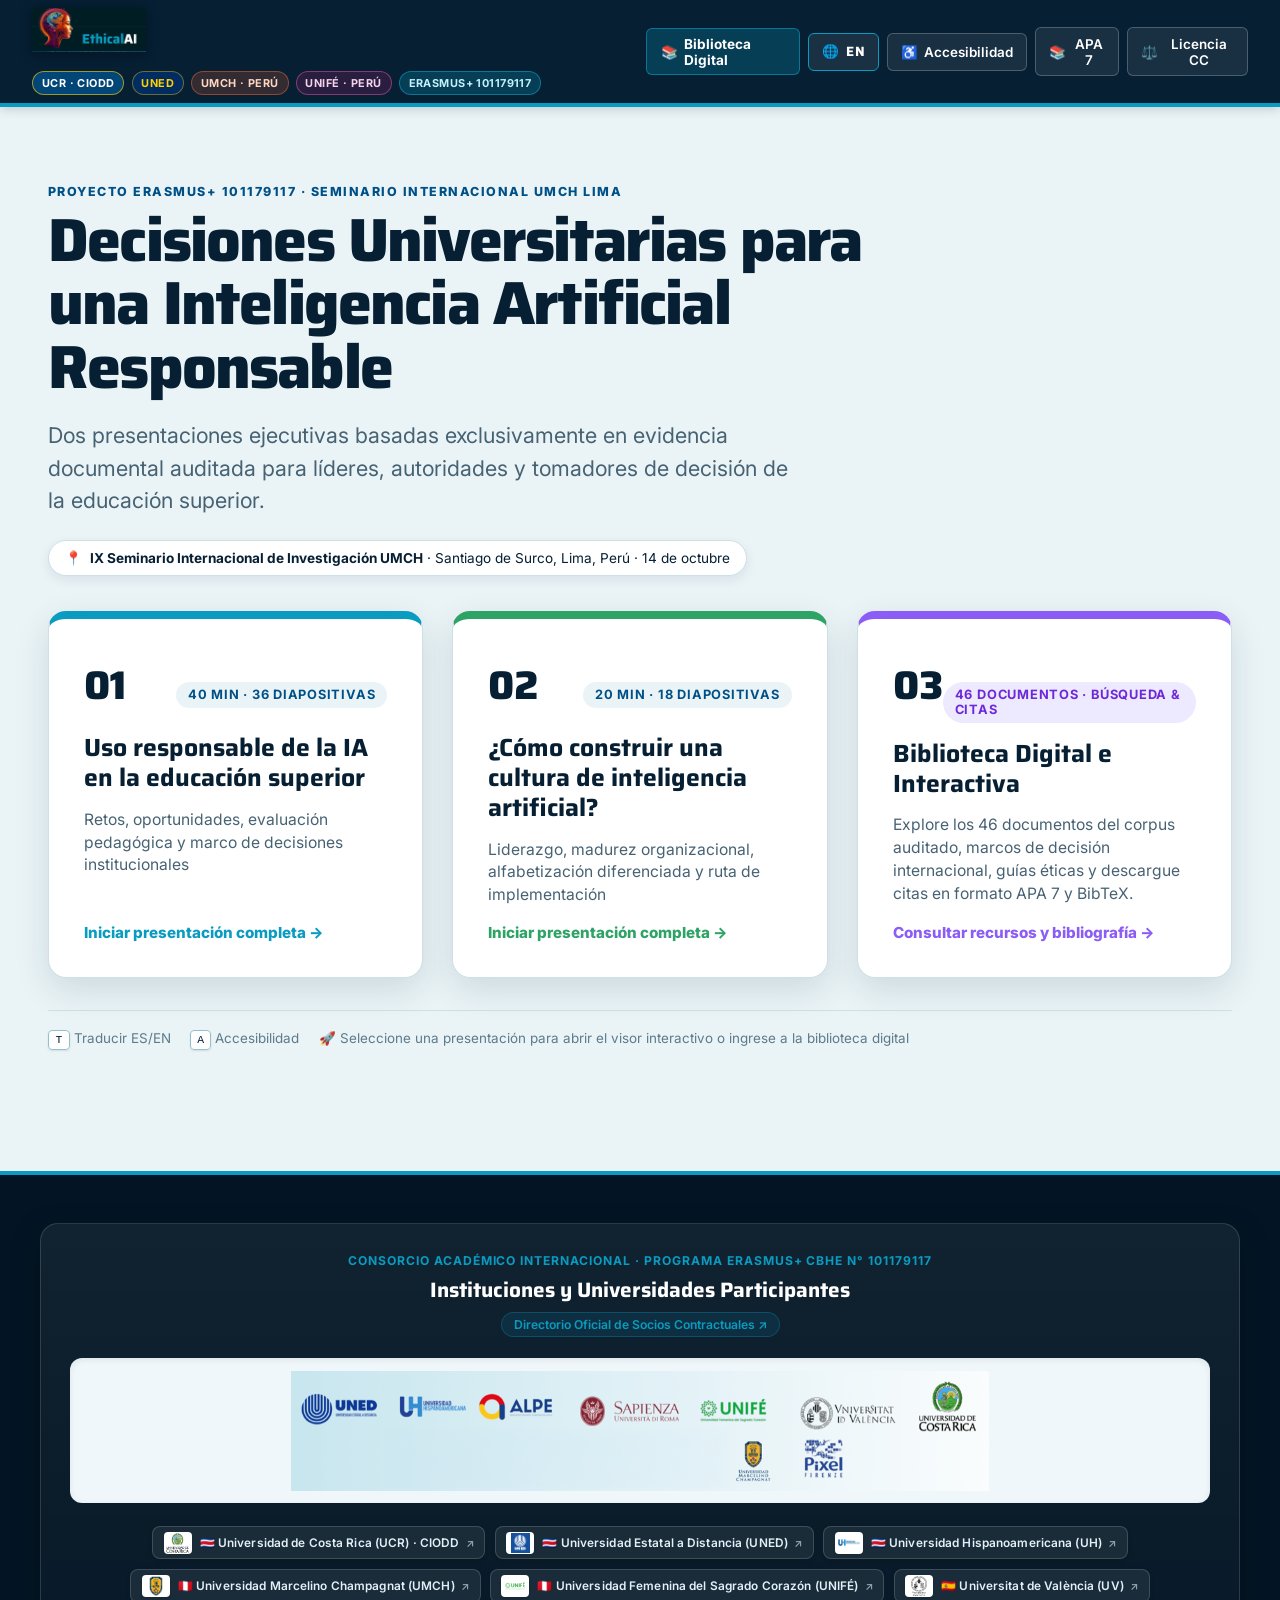
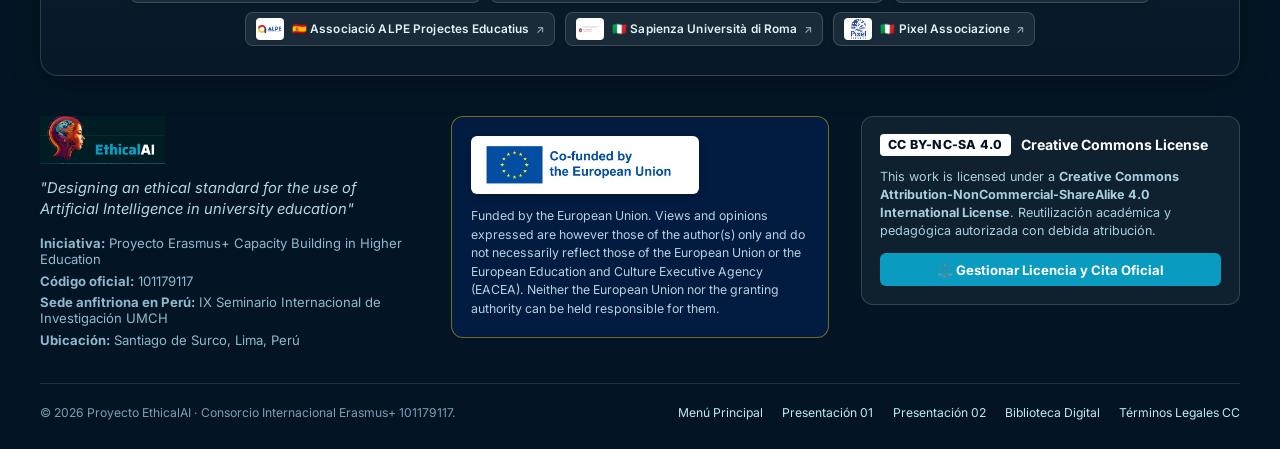
<file: index.html>
<!doctype html>
<html lang="es">
<head>
  <meta charset="utf-8">
  <meta name="viewport" content="width=device-width, initial-scale=1">
  <meta name="description" content="Presentaciones ejecutivas y biblioteca digital interactiva EthicalAI para autoridades y líderes universitarios en el Perú">
  <title>EthicalAI Perú | Menú Principal de Presentaciones y Biblioteca</title>
  <link rel="preconnect" href="https://fonts.googleapis.com">
  <link rel="preconnect" href="https://fonts.gstatic.com" crossorigin>
  <link href="https://fonts.googleapis.com/css2?family=Inter:wght@400;500;600;700;800&family=Saira:wght@500;600;700;800&display=swap" rel="stylesheet">
  <link rel="stylesheet" href="assets/styles.css">
</head>
<body data-page="hub">
  <a class="skip-link" href="#mainContent" id="skipLink">Saltar al contenido principal</a>

  <!-- Barra Superior Institucional -->
  <header class="topbar" role="banner">
    <div class="brand-group">
      <!-- Logo Oficial del Proyecto en la Esquina Superior -->
      <a href="index.html" class="brand-official-logo" aria-label="EthicalAI - Menú Principal">
        <img src="LogoProjecto.png" alt="EthicalAI - Logo Oficial del Proyecto Erasmus+" class="topbar-project-logo">
      </a>

      <!-- Insignias de Afiliación Oficial -->
      <div class="institutional-ribbon" aria-label="Afiliaciones institucionales oficiales">
        <span class="inst-tag ucr" title="Universidad de Costa Rica - CIODD">UCR · CIODD</span>
        <span class="inst-tag uned" title="Universidad Estatal a Distancia, Costa Rica">UNED</span>
        <span class="inst-tag umch" title="Universidad Marcelino Champagnat, Lima - Perú">UMCH · Perú</span>
        <span class="inst-tag unife" title="Universidad Femenina del Sagrado Corazón, Lima - Perú">UNIFÉ · Perú</span>
        <span class="inst-tag eu" title="Cofinanciado por el Programa Erasmus+ de la Unión Europea">Erasmus+ 101179117</span>
      </div>
    </div>

    <div class="topbar-actions" role="toolbar" aria-label="Herramientas y Accesos">
      <!-- Acceso Directo a Biblioteca Interactiva -->
      <a href="biblioteca.html" class="topbar-nav-link" title="Consultar biblioteca interactiva de recursos y bibliografía">
        <span>📚</span>
        <span>Biblioteca Digital</span>
      </a>

      <!-- Selector de Idioma -->
      <button id="langButton" class="text-button lang-toggle" aria-label="Cambiar idioma (Español / English)" title="Cambiar idioma (T)">
        <span class="lang-flag" aria-hidden="true">🌐</span>
        <span id="langLabel">EN</span>
      </button>

      <!-- Accesibilidad -->
      <button id="a11yButton" class="text-button" aria-expanded="false" aria-controls="a11yDialog" aria-label="Opciones de accesibilidad">
        <span aria-hidden="true">♿</span>
        <span class="btn-label" id="a11yBtnLabel">Accesibilidad</span>
      </button>

      <!-- Referencias APA 7 -->
      <button id="refsButton" class="text-button" aria-expanded="false" aria-controls="referencesDialog" aria-label="Ver referencias bibliográficas APA 7">
        <span aria-hidden="true">📚</span>
        <span class="btn-label" id="refsBtnLabel">APA 7</span>
      </button>

      <!-- Gestión de Licencia Creative Commons -->
      <button id="ccHubBtn" class="text-button" aria-expanded="false" aria-controls="ccLicenseDialog" aria-label="Gestionar licencia Creative Commons" onclick="document.getElementById('ccLicenseDialog').showModal()">
        <span aria-hidden="true">⚖️</span>
        <span class="btn-label">Licencia CC</span>
      </button>
    </div>
  </header>

  <!-- Contenido Principal: Selector de Presentaciones y Recursos -->
  <main id="mainContent" class="deck-picker">
    <div class="picker-container">
      <div class="picker-copy">
        <p class="eyebrow" id="pickerEyebrow">Proyecto Erasmus+ 101179117 · Seminario Internacional UMCH Lima</p>
        <h1 id="pickerTitle">Decisiones Universitarias para una Inteligencia Artificial Responsable</h1>
        <p class="lead" id="pickerLead">
          Dos presentaciones ejecutivas basadas exclusivamente en evidencia documental auditada para líderes, autoridades y tomadores de decisión de la educación superior, junto a una biblioteca interactiva de recursos.
        </p>
        <div class="host-badge">
          <span class="host-pin">📍</span>
          <span id="hostDetails"><strong>IX Seminario Internacional de Investigación UMCH</strong> · Santiago de Surco, Lima, Perú · 14 de octubre</span>
        </div>
      </div>

      <!-- Tarjetas de Navegación a Páginas Independientes -->
      <div class="deck-options" role="region" aria-label="Seleccionar presentación o recurso">
        <!-- Presentación 1 -->
        <a href="presentacion-1.html" class="deck-card deck-one" aria-label="Abrir Presentación 1: Uso responsable de la IA en la educación superior">
          <div class="deck-card-header">
            <span class="deck-number">01</span>
            <span class="deck-duration" id="d1DurationTag">40 min · 36 diapositivas</span>
          </div>
          <strong id="d1Title">Uso responsable de la IA en la educación superior</strong>
          <span class="deck-desc" id="d1Subtitle">Retos, oportunidades, evaluación pedagógica y marco de decisiones institucionales</span>
          <span class="deck-cta" id="d1Cta">Iniciar presentación completa →</span>
        </a>

        <!-- Presentación 2 -->
        <a href="presentacion-2.html" class="deck-card deck-two" aria-label="Abrir Presentación 2: ¿Cómo construir una cultura de inteligencia artificial?">
          <div class="deck-card-header">
            <span class="deck-number">02</span>
            <span class="deck-duration" id="d2DurationTag">20 min · 18 diapositivas</span>
          </div>
          <strong id="d2Title">¿Cómo construir una cultura de inteligencia artificial?</strong>
          <span class="deck-desc" id="d2Subtitle">Liderazgo, madurez organizacional, alfabetización diferenciada y ruta de implementación</span>
          <span class="deck-cta" id="d2Cta">Iniciar presentación completa →</span>
        </a>

        <!-- Recurso Adicional: Biblioteca Digital e Interactiva -->
        <a href="biblioteca.html" class="deck-card deck-three" aria-label="Abrir Biblioteca Digital e Interactiva de Inteligencia Artificial">
          <div class="deck-card-header">
            <span class="deck-number">03</span>
            <span class="deck-duration">46 documentos · Búsqueda & Citas</span>
          </div>
          <strong>Biblioteca Digital e Interactiva</strong>
          <span class="deck-desc">Explore los 46 documentos del corpus auditado, marcos de decisión internacional, guías éticas y descargue citas en formato APA 7 y BibTeX.</span>
          <span class="deck-cta">Consultar recursos y bibliografía →</span>
        </a>
      </div>

      <div class="quick-shortcuts-bar" aria-label="Atajos de teclado e información">
        <span class="shortcut-item"><kbd>T</kbd> <span id="hintLang">Traducir ES/EN</span></span>
        <span class="shortcut-item"><kbd>A</kbd> <span id="hintA11y">Accesibilidad</span></span>
        <span class="shortcut-item"><span>🚀 Seleccione una presentación para abrir el visor interactivo o ingrese a la biblioteca digital</span></span>
      </div>
    </div>
  </main>

  <!-- FOOTER INSTITUCIONAL COMPLETO CON LOGOS Y CREATIVE COMMONS -->
  <footer class="project-footer" role="contentinfo">
    <div class="footer-container">
      <!-- Sección de Socios y Logos del Consorcio -->
      <div class="footer-partners-block">
        <div class="footer-partners-header">
          <p class="eyebrow">Consorcio Académico Internacional · Programa Erasmus+ CBHE N° 101179117</p>
          <h3>Instituciones y Universidades Participantes</h3>
          <a href="https://www.ethicalaiucr.info/COM_prtContractual.php" target="_blank" rel="noopener noreferrer" class="partners-portal-link" title="Ver detalle del consorcio en la web oficial ethicalaiucr.info">
            Directorio Oficial de Socios Contractuales ↗
          </a>
        </div>

        <!-- Banner con Logos Oficiales de las Instituciones -->
        <div class="partners-strip-card">
          <img src="LogosProyecto.png" alt="Logos oficiales de las instituciones socias del consorcio EthicalAI: UNED, UH, ALPE, Sapienza Università di Roma, UNIFÉ, Universitat de València, Universidad de Costa Rica, Universidad Marcelino Champagnat, Pixel" class="partners-strip-img">
        </div>

        <!-- Insignias e Identificadores Institucionales Interactivos con Logo y Enlace Oficial -->
        <div class="partners-badges-grid" aria-label="Universidades e instituciones socias con enlaces a sus sitios oficiales">
          <a href="https://www.ucr.ac.cr/" target="_blank" rel="noopener noreferrer" class="partner-tag" title="Sitio oficial de la Universidad de Costa Rica (UCR)">
            <span class="partner-tag-logo-wrap"><img src="assets/img/partners/CR_UCR.png" alt="UCR" class="partner-tag-logo"></span>
            <span class="partner-tag-name">🇨🇷 Universidad de Costa Rica (UCR) · CIODD</span>
            <span class="partner-tag-icon">↗</span>
          </a>
          <a href="https://www.uned.ac.cr/" target="_blank" rel="noopener noreferrer" class="partner-tag" title="Sitio oficial de la Universidad Estatal a Distancia (UNED)">
            <span class="partner-tag-logo-wrap"><img src="assets/img/partners/CR_UNED.png" alt="UNED" class="partner-tag-logo"></span>
            <span class="partner-tag-name">🇨🇷 Universidad Estatal a Distancia (UNED)</span>
            <span class="partner-tag-icon">↗</span>
          </a>
          <a href="https://www.uh.ac.cr/" target="_blank" rel="noopener noreferrer" class="partner-tag" title="Sitio oficial de la Universidad Hispanoamericana (UH)">
            <span class="partner-tag-logo-wrap"><img src="assets/img/partners/CR_UH.jpg" alt="UH" class="partner-tag-logo"></span>
            <span class="partner-tag-name">🇨🇷 Universidad Hispanoamericana (UH)</span>
            <span class="partner-tag-icon">↗</span>
          </a>
          <a href="https://umch.edu.pe/" target="_blank" rel="noopener noreferrer" class="partner-tag" title="Sitio oficial de la Universidad Marcelino Champagnat (UMCH)">
            <span class="partner-tag-logo-wrap"><img src="assets/img/partners/PE_UMCH.png" alt="UMCH" class="partner-tag-logo"></span>
            <span class="partner-tag-name">🇵🇪 Universidad Marcelino Champagnat (UMCH)</span>
            <span class="partner-tag-icon">↗</span>
          </a>
          <a href="https://www.unife.edu.pe/" target="_blank" rel="noopener noreferrer" class="partner-tag" title="Sitio oficial de la Universidad Femenina del Sagrado Corazón (UNIFÉ)">
            <span class="partner-tag-logo-wrap"><img src="assets/img/partners/PE_UNIFE.png" alt="UNIFÉ" class="partner-tag-logo"></span>
            <span class="partner-tag-name">🇵🇪 Universidad Femenina del Sagrado Corazón (UNIFÉ)</span>
            <span class="partner-tag-icon">↗</span>
          </a>
          <a href="https://www.uv.es/" target="_blank" rel="noopener noreferrer" class="partner-tag" title="Sitio oficial de la Universitat de València (UV)">
            <span class="partner-tag-logo-wrap"><img src="assets/img/partners/ES_UniValencia.png" alt="UV" class="partner-tag-logo"></span>
            <span class="partner-tag-name">🇪🇸 Universitat de València (UV)</span>
            <span class="partner-tag-icon">↗</span>
          </a>
          <a href="https://www.alqueriaeducatius.org/" target="_blank" rel="noopener noreferrer" class="partner-tag" title="Sitio oficial de Associació Empresarial l’Alqueria Projectes Educatius (ALPE)">
            <span class="partner-tag-logo-wrap"><img src="assets/img/partners/ES_ALPE.png" alt="ALPE" class="partner-tag-logo"></span>
            <span class="partner-tag-name">🇪🇸 Associació ALPE Projectes Educatius</span>
            <span class="partner-tag-icon">↗</span>
          </a>
          <a href="https://web.uniroma1.it/pdta/home/" target="_blank" rel="noopener noreferrer" class="partner-tag" title="Sitio oficial de Sapienza Università di Roma - Dipartimento PDTA">
            <span class="partner-tag-logo-wrap"><img src="assets/img/partners/IT_Sapienza.png" alt="Sapienza" class="partner-tag-logo"></span>
            <span class="partner-tag-name">🇮🇹 Sapienza Università di Roma</span>
            <span class="partner-tag-icon">↗</span>
          </a>
          <a href="https://www.pixel-online.net/" target="_blank" rel="noopener noreferrer" class="partner-tag" title="Sitio oficial de Pixel Associazione">
            <span class="partner-tag-logo-wrap"><img src="assets/img/partners/IT_Pixel.jpg" alt="Pixel" class="partner-tag-logo"></span>
            <span class="partner-tag-name">🇮🇹 Pixel Associazione</span>
            <span class="partner-tag-icon">↗</span>
          </a>
        </div>
      </div>

      <!-- Grilla Informativa Principal (3 Columnas) -->
      <div class="footer-main-grid">
        <!-- Columna 1: Identidad y Misión -->
        <div class="footer-col">
          <div class="footer-brand-title">
            <img src="LogoProjecto.png" alt="EthicalAI" class="footer-logo-img">
          </div>
          <p class="footer-slogan">
            "Designing an ethical standard for the use of Artificial Intelligence in university education"
          </p>
          <ul class="footer-meta-list">
            <li><strong>Iniciativa:</strong> Proyecto Erasmus+ Capacity Building in Higher Education</li>
            <li><strong>Código oficial:</strong> 101179117</li>
            <li><strong>Sede anfitriona en Perú:</strong> IX Seminario Internacional de Investigación UMCH</li>
            <li><strong>Ubicación:</strong> Santiago de Surco, Lima, Perú</li>
          </ul>
        </div>

        <!-- Columna 2: Cofinanciación Unión Europea y Disclaimer -->
        <div class="footer-col">
          <div class="eu-funding-box">
            <div class="eu-logo-card">
              <img src="co-funded-eu.png" alt="Co-funded by the European Union" class="eu-official-logo-img">
            </div>
            <p class="eu-disclaimer-text">
              Funded by the European Union. Views and opinions expressed are however those of the author(s) only and do not necessarily reflect those of the European Union or the European Education and Culture Executive Agency (EACEA). Neither the European Union nor the granting authority can be held responsible for them.
            </p>
          </div>
        </div>

        <!-- Columna 3: Licencia Creative Commons Gestionable -->
        <div class="footer-col">
          <div class="cc-license-card">
            <div class="cc-header">
              <span class="cc-icons-badge">CC BY-NC-SA 4.0</span>
              <span class="cc-license-title">Creative Commons License</span>
            </div>
            <p class="cc-summary-text">
              This work is licensed under a <strong>Creative Commons Attribution-NonCommercial-ShareAlike 4.0 International License</strong>. Reutilización académica y pedagógica autorizada con debida atribución.
            </p>
            <button class="btn-manage-cc" onclick="document.getElementById('ccLicenseDialog').showModal()">
              ⚖️ Gestionar Licencia y Cita Oficial
            </button>
          </div>
        </div>
      </div>

      <!-- Barra Inferior de Derechos -->
      <div class="footer-bottom-bar">
        <div>
          © 2026 Proyecto EthicalAI · Consorcio Internacional Erasmus+ 101179117.
        </div>
        <div class="footer-bottom-links">
          <a href="index.html">Menú Principal</a>
          <a href="presentacion-1.html">Presentación 01</a>
          <a href="presentacion-2.html">Presentación 02</a>
          <a href="biblioteca.html">Biblioteca Digital</a>
          <a href="https://creativecommons.org/licenses/by-nc-sa/4.0/deed.es" target="_blank" rel="noopener">Términos Legales CC</a>
        </div>
      </div>
    </div>
  </footer>

  <!-- Modal de Gestión de Licencia Creative Commons -->
  <dialog id="ccLicenseDialog" class="app-dialog cc-dialog" aria-labelledby="ccDialogTitle">
    <div class="dialog-header">
      <div>
        <p class="eyebrow">Derechos de Autor y Reutilización Académica</p>
        <h2 id="ccDialogTitle">Licencia Creative Commons CC BY-NC-SA 4.0</h2>
      </div>
      <button id="closeCcDialog" aria-label="Cerrar ventana de licencia" class="close-icon-btn" onclick="document.getElementById('ccLicenseDialog').close()">×</button>
    </div>
    <div class="dialog-content">
      <p style="font-size: 0.92rem; line-height: 1.55; color: var(--ink);">
        Los materiales, presentaciones y recursos desarrollados en el marco del <strong>Proyecto Erasmus+ 101179117 EthicalAI</strong> se publican bajo la <strong>Licencia Internacional Creative Commons Atribución-NoComercial-CompartirIgual 4.0 (CC BY-NC-SA 4.0)</strong>.
      </p>

      <div class="cc-dialog-terms">
        <div class="cc-term-card">
          <strong>✅ Libertad de Compartir</strong>
          <p>Usted puede copiar, proyectar y redistribuir el material en cualquier medio o formato para fines educativos, académicos y de investigación universitaria.</p>
        </div>
        <div class="cc-term-card">
          <strong>✅ Libertad de Adaptar</strong>
          <p>Usted puede remezclar, transformar y crear obras derivadas para apoyar la toma de decisiones institucionales o diseñar planes curriculares locales.</p>
        </div>
        <div class="cc-term-card">
          <strong>⚠️ Atribución Obligatoria (BY)</strong>
          <p>Debe otorgar el crédito correspondiente al consorcio EthicalAI y a las universidades autoras, proporcionar un enlace a la licencia e indicar si se realizaron cambios.</p>
        </div>
        <div class="cc-term-card">
          <strong>🚫 Uso No Comercial (NC)</strong>
          <p>No puede hacer uso del material con fines comerciales ni lucrativos directos o indirectos.</p>
        </div>
        <div class="cc-term-card">
          <strong>🔄 Compartir Igual (SA)</strong>
          <p>Si remezcla o transforma este material, debe difundir sus aportes bajo esta misma licencia Creative Commons CC BY-NC-SA 4.0.</p>
        </div>
      </div>

      <!-- Generador de Citas de Atribución -->
      <div class="cc-citation-generator">
        <h4>Generador de Atribución Oficial para Reutilización</h4>
        <p style="font-size: 0.8rem; color: var(--ink-secondary); margin-bottom: 0.6rem;">
          Copie la fórmula de atribución requerida para incluir en sus presentaciones, documentos de política institucional o sitios web:
        </p>

        <div class="citation-box" id="ccApaText">
Proyecto Erasmus+ EthicalAI. (2026). <em>Materiales y presentaciones para la adopción responsable de la inteligencia artificial en la educación superior en el Perú</em>. Consorcio UCR, UNED, UH, UMCH, UNIFÉ, UV, Sapienza, ALPE, Pixel.
        </div>

        <div class="citation-actions">
          <button id="copyCcApaBtn" class="btn-primary" style="font-size: 0.82rem; padding: 0.45rem 0.85rem;" onclick="navigator.clipboard.writeText('Proyecto Erasmus+ EthicalAI. (2026). Materiales y presentaciones para la adopción responsable de la inteligencia artificial en la educación superior en el Perú. Consorcio UCR, UNED, UH, UMCH, UNIFÉ, UV, Sapienza, ALPE, Pixel.').then(()=>alert('¡Cita copiada al portapapeles!'))">
            📋 Copiar Cita APA 7
          </button>
          <a href="https://creativecommons.org/licenses/by-nc-sa/4.0/deed.es" target="_blank" rel="noopener noreferrer" class="btn-export-outline" style="font-size: 0.82rem; padding: 0.45rem 0.85rem;">
            ↗️ Ver Código Legal en Creative Commons
          </a>
        </div>
      </div>
    </div>
  </dialog>

  <!-- Modal de Referencias Bibliográficas APA 7 -->
  <dialog id="referencesDialog" class="app-dialog references-dialog" aria-labelledby="dialogTitle">
    <div class="dialog-header">
      <div>
        <p class="eyebrow" id="refEyebrow">Corpus Documental Auditado</p>
        <h2 id="dialogTitle">Referencias APA 7</h2>
      </div>
      <button id="closeRefs" aria-label="Cerrar ventana de referencias" class="close-icon-btn">×</button>
    </div>
    <div class="dialog-content">
      <p class="dialog-intro" id="refIntro">
        Todas las fuentes y cifras corresponden exclusivamente al corpus JSON auditado para el proyecto EthicalAI Perú. Las páginas citadas corresponden al documento primario de origen.
      </p>
      <div id="referencesList" class="references-list" role="list"></div>
      <div style="margin-top: 1.5rem; text-align: center;">
        <a href="biblioteca.html" class="btn-primary" style="text-decoration: none; display: inline-flex; align-items: center; gap: 0.4rem;">
          📚 Abrir Biblioteca Completa con los 46 Documentos y Citas →
        </a>
      </div>
    </div>
  </dialog>

  <!-- Modal de Opciones de Accesibilidad -->
  <dialog id="a11yDialog" class="app-dialog a11y-dialog" aria-labelledby="a11yTitle">
    <div class="dialog-header">
      <div>
        <p class="eyebrow" id="a11yEyebrow">Configuración</p>
        <h2 id="a11yTitle">Accesibilidad e Inclusión</h2>
      </div>
      <button id="closeA11y" aria-label="Cerrar menú de accesibilidad" class="close-icon-btn">×</button>
    </div>
    <div class="dialog-content">
      <div class="a11y-options-grid">
        <div class="a11y-item">
          <div>
            <strong id="a11yContrastTitle">Alto Contraste</strong>
            <p id="a11yContrastDesc">Optimiza la relación de contraste cromático para baja visión.</p>
          </div>
          <button id="contrastToggle" class="switch-button" aria-pressed="false">Activar</button>
        </div>

        <div class="a11y-item">
          <div>
            <strong id="a11yFontTitle">Tipografía Aumentada</strong>
            <p id="a11yFontDesc">Incrementa la escala del texto para facilitar la lectura.</p>
          </div>
          <button id="fontSizeToggle" class="switch-button" aria-pressed="false">Activar</button>
        </div>

        <div class="a11y-item">
          <div>
            <strong id="a11yDyslexiaTitle">Fuente de Alta Legibilidad</strong>
            <p id="a11yDyslexiaDesc">Aplica espaciado amplio y tipografía neutra.</p>
          </div>
          <button id="dyslexiaToggle" class="switch-button" aria-pressed="false">Activar</button>
        </div>
      </div>
    </div>
  </dialog>

  <script src="assets/app.js"></script>
</body>
</html>
</file>
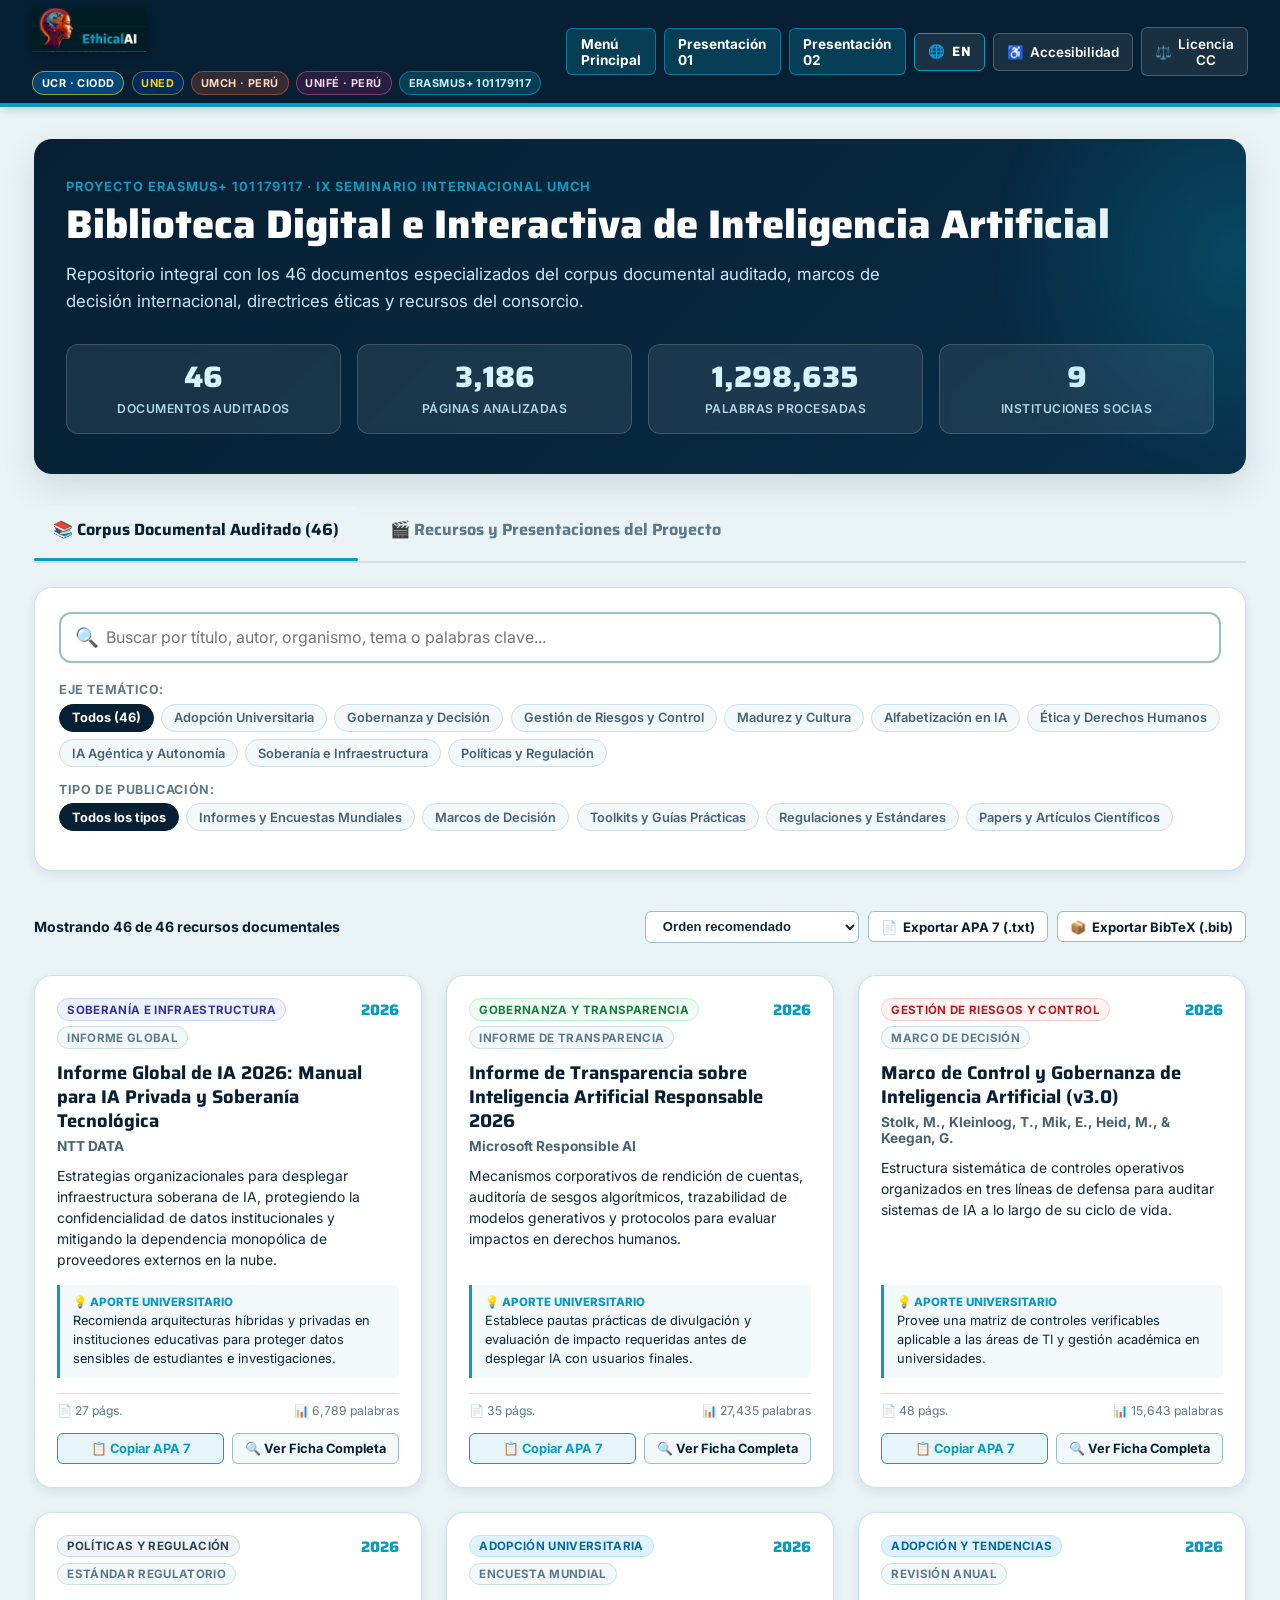
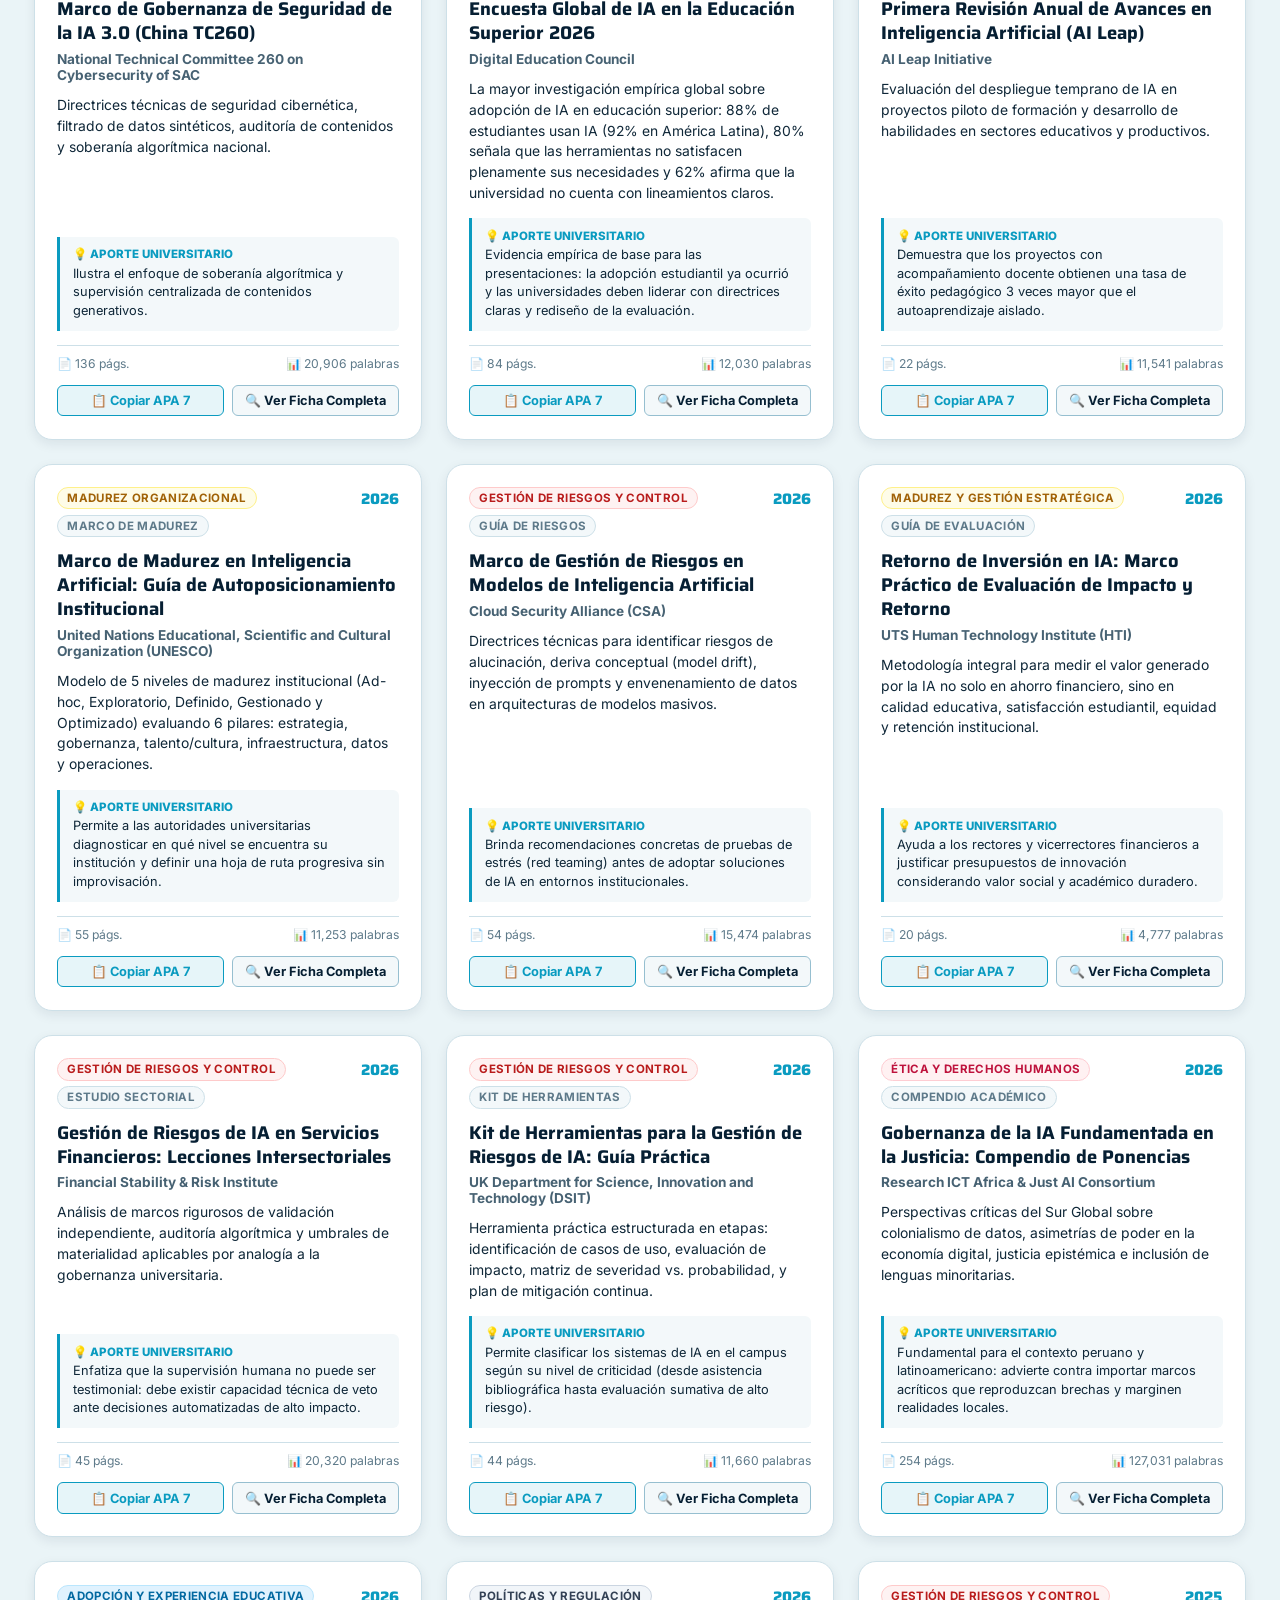
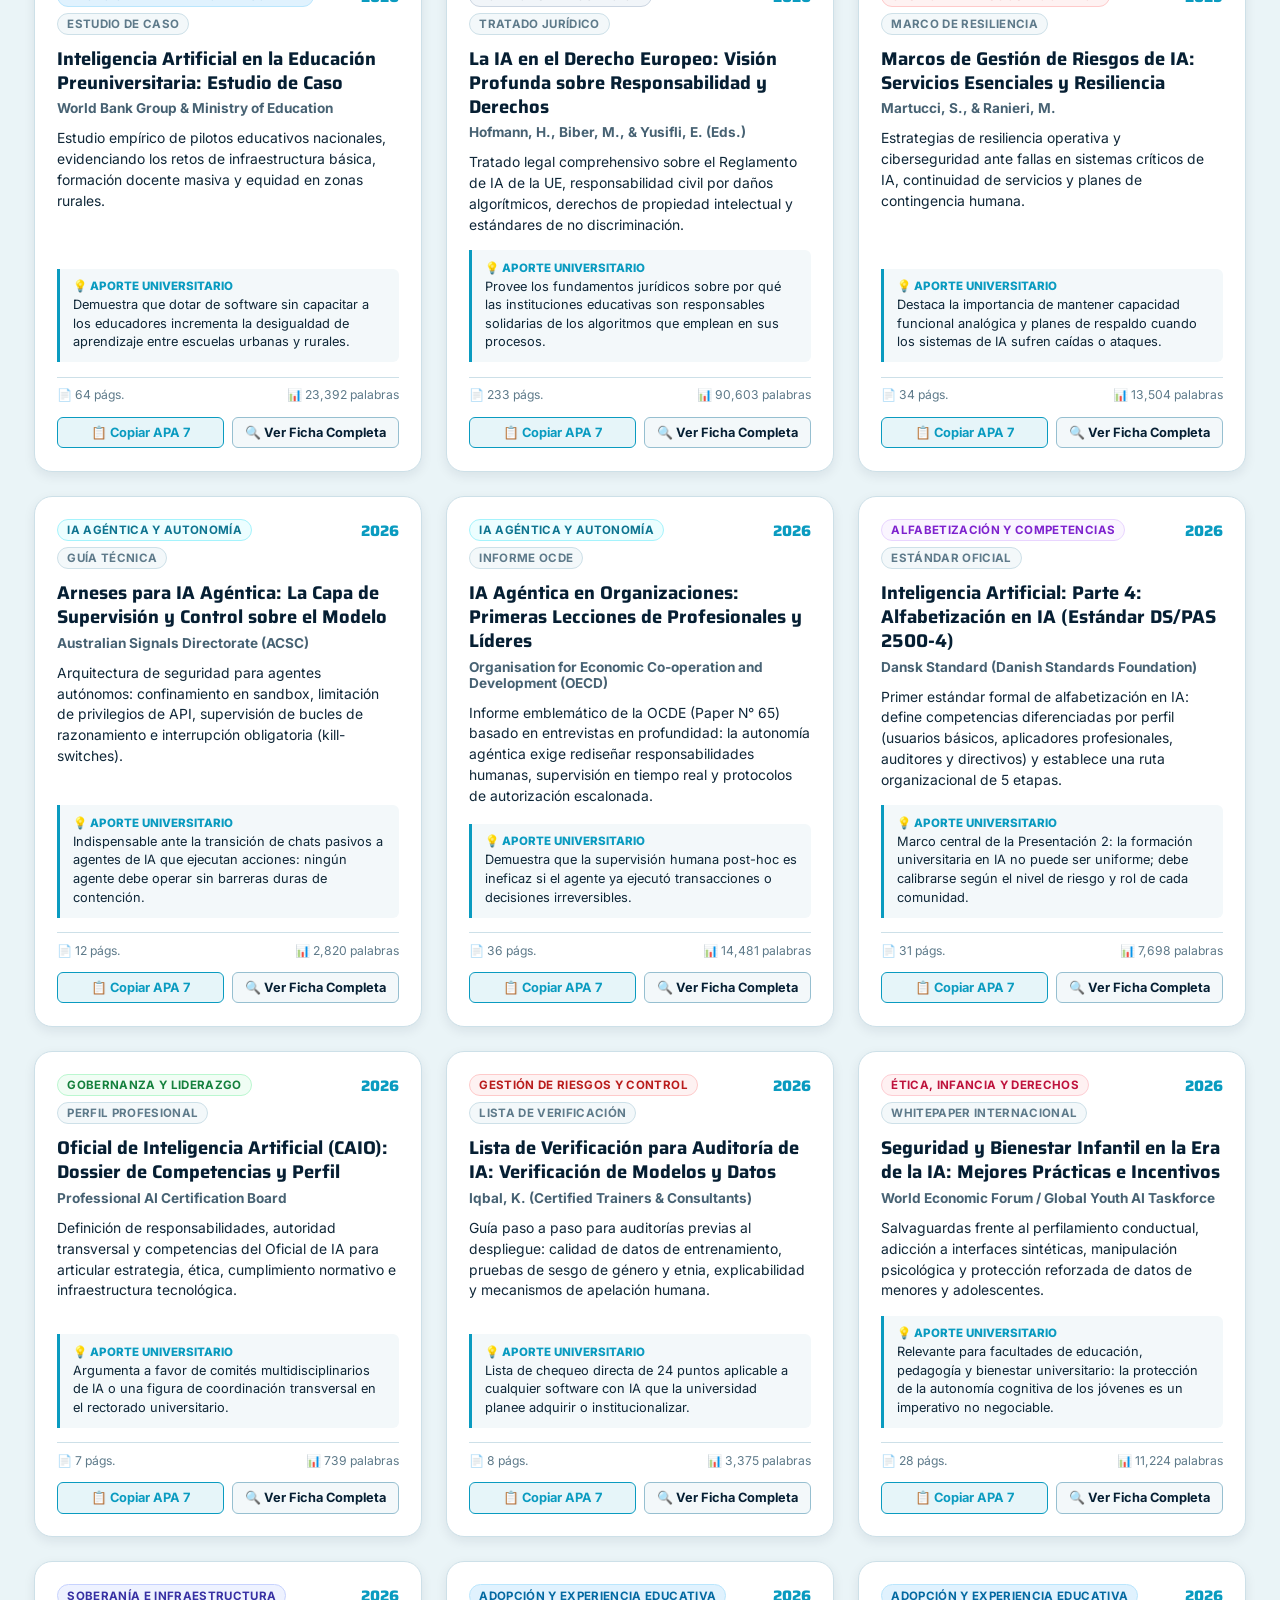
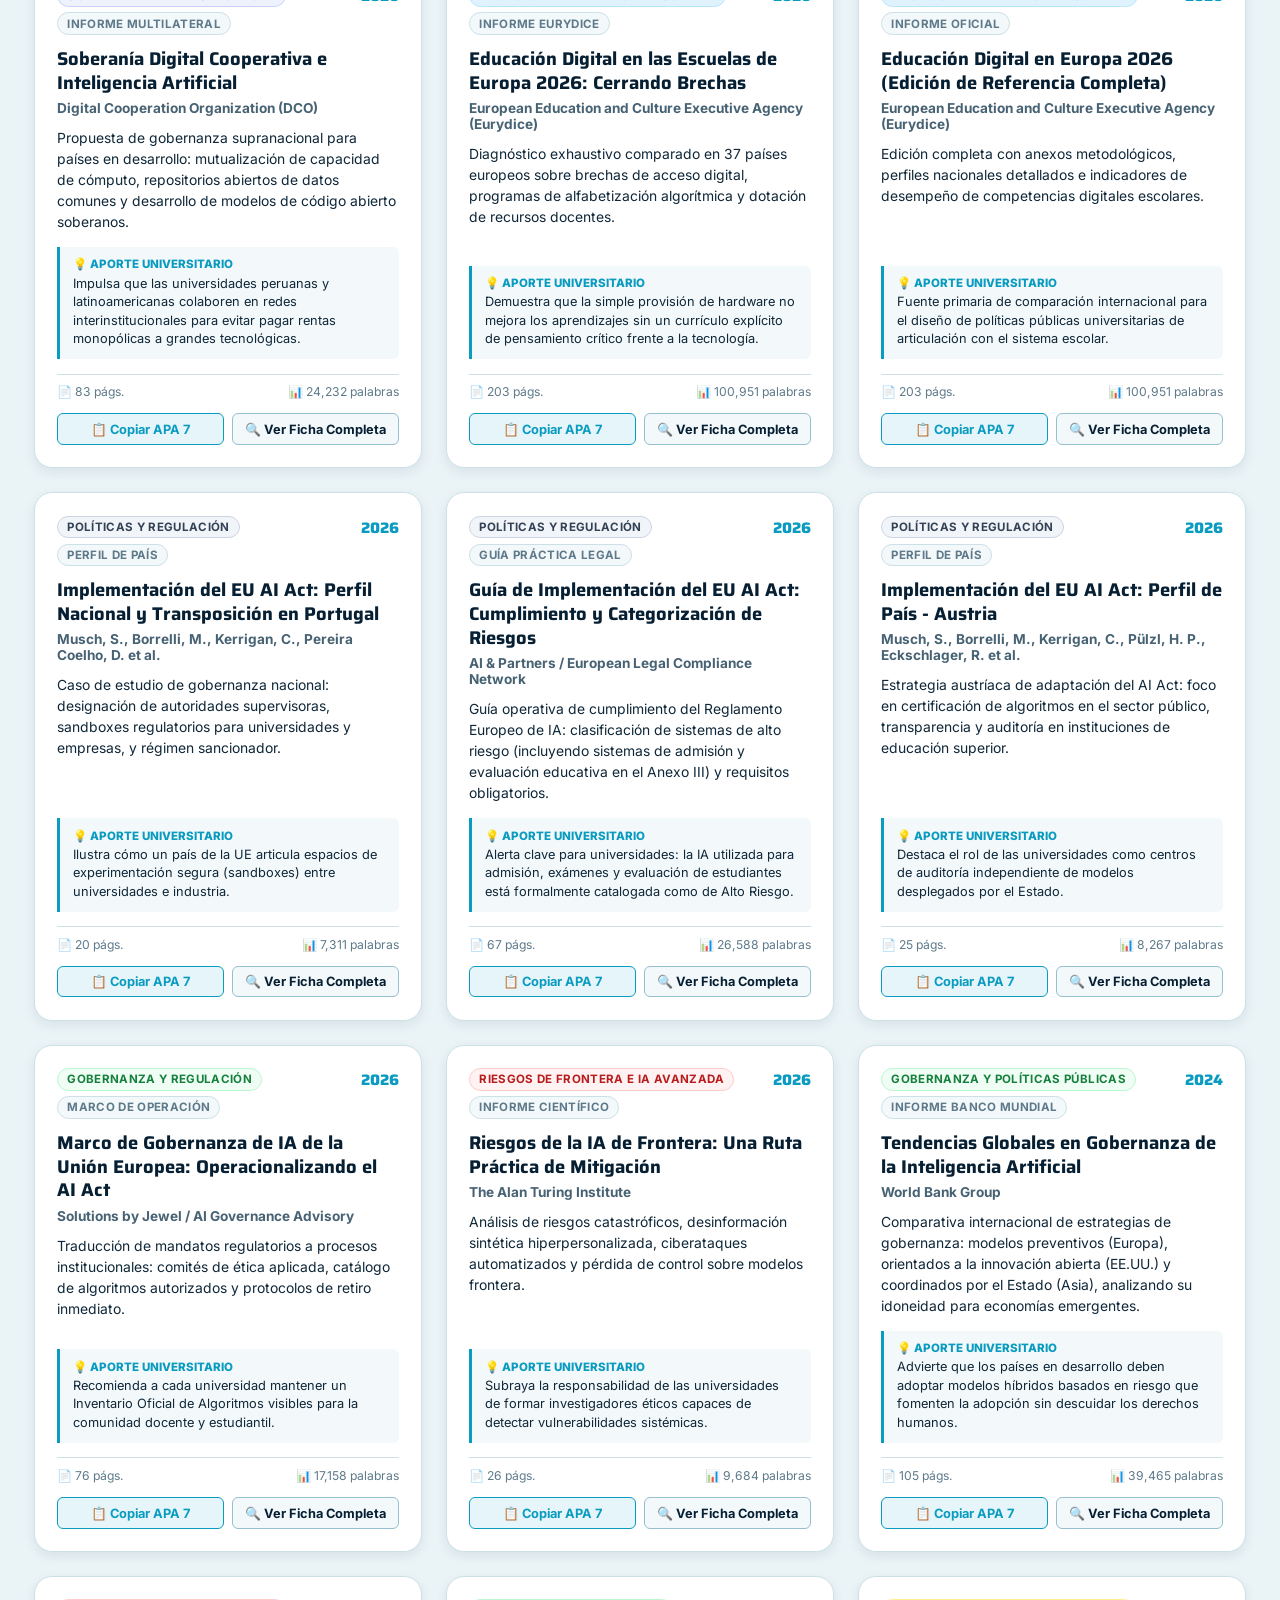
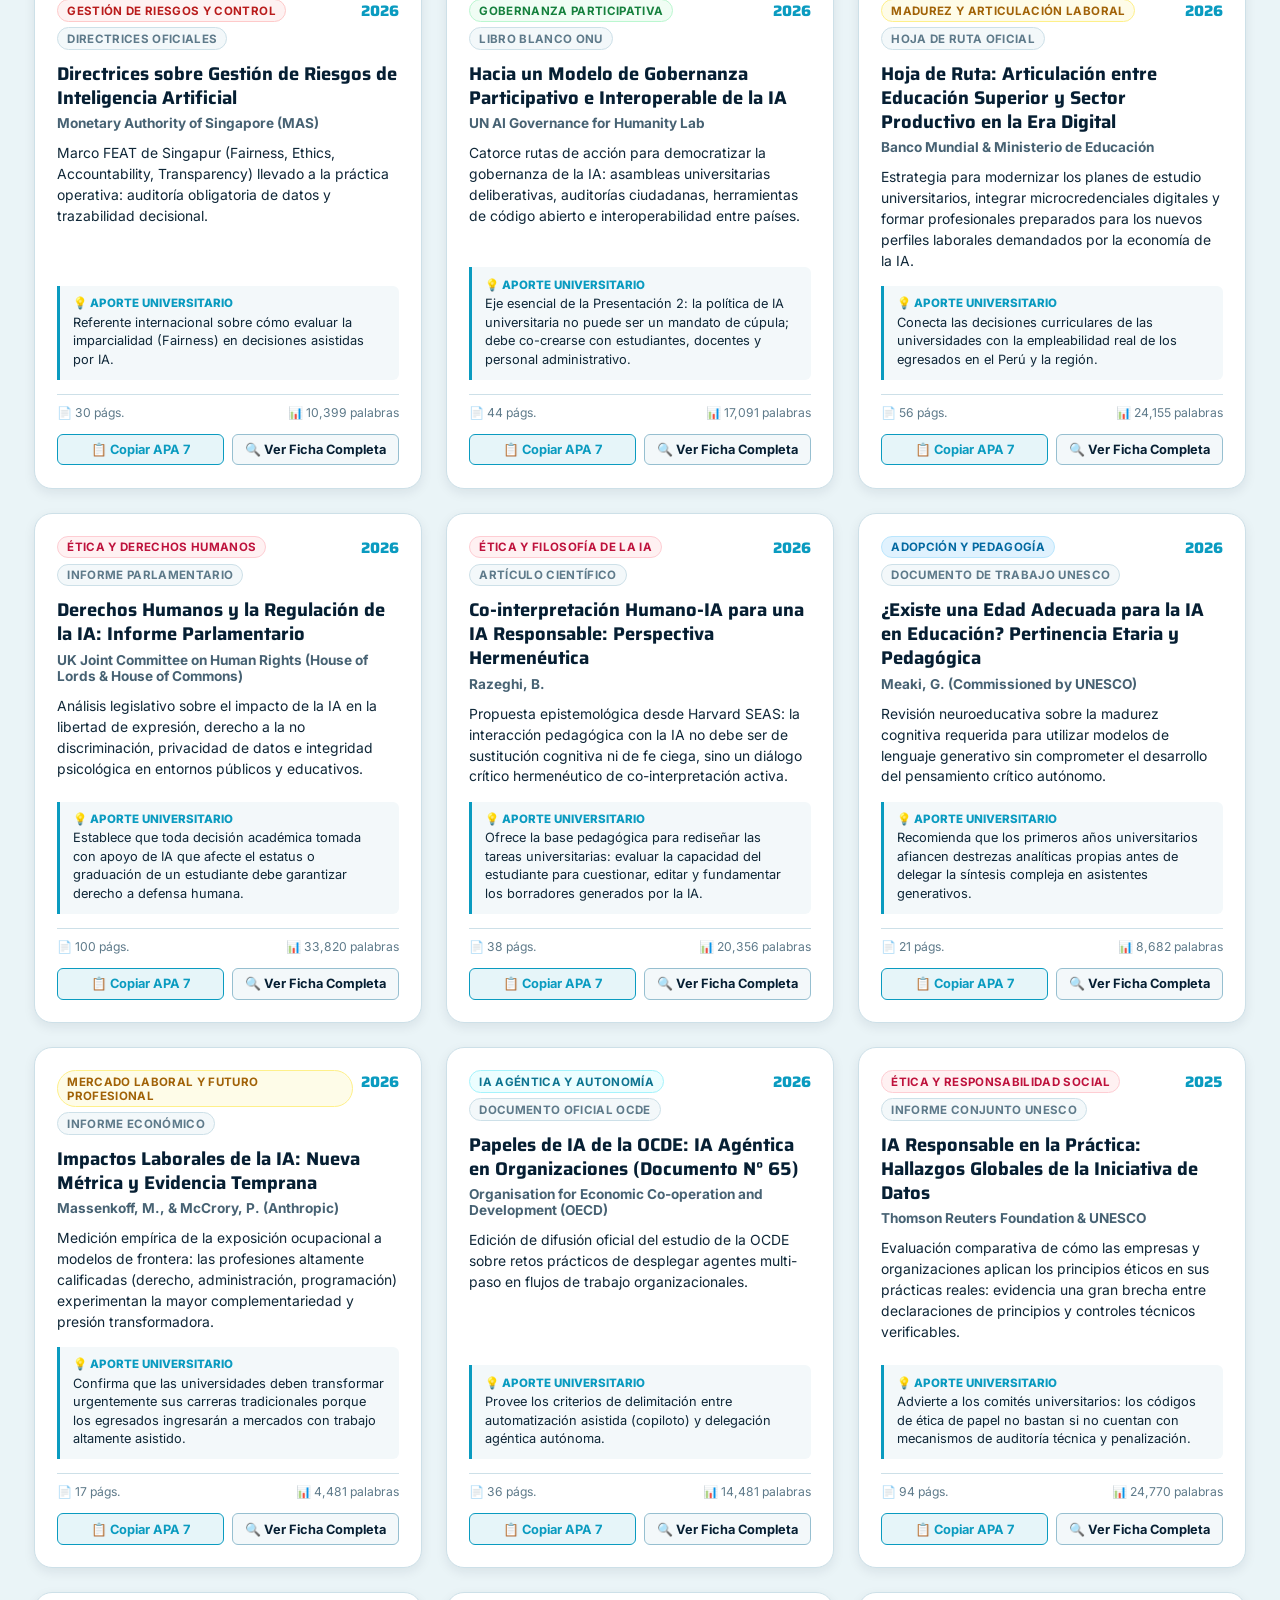
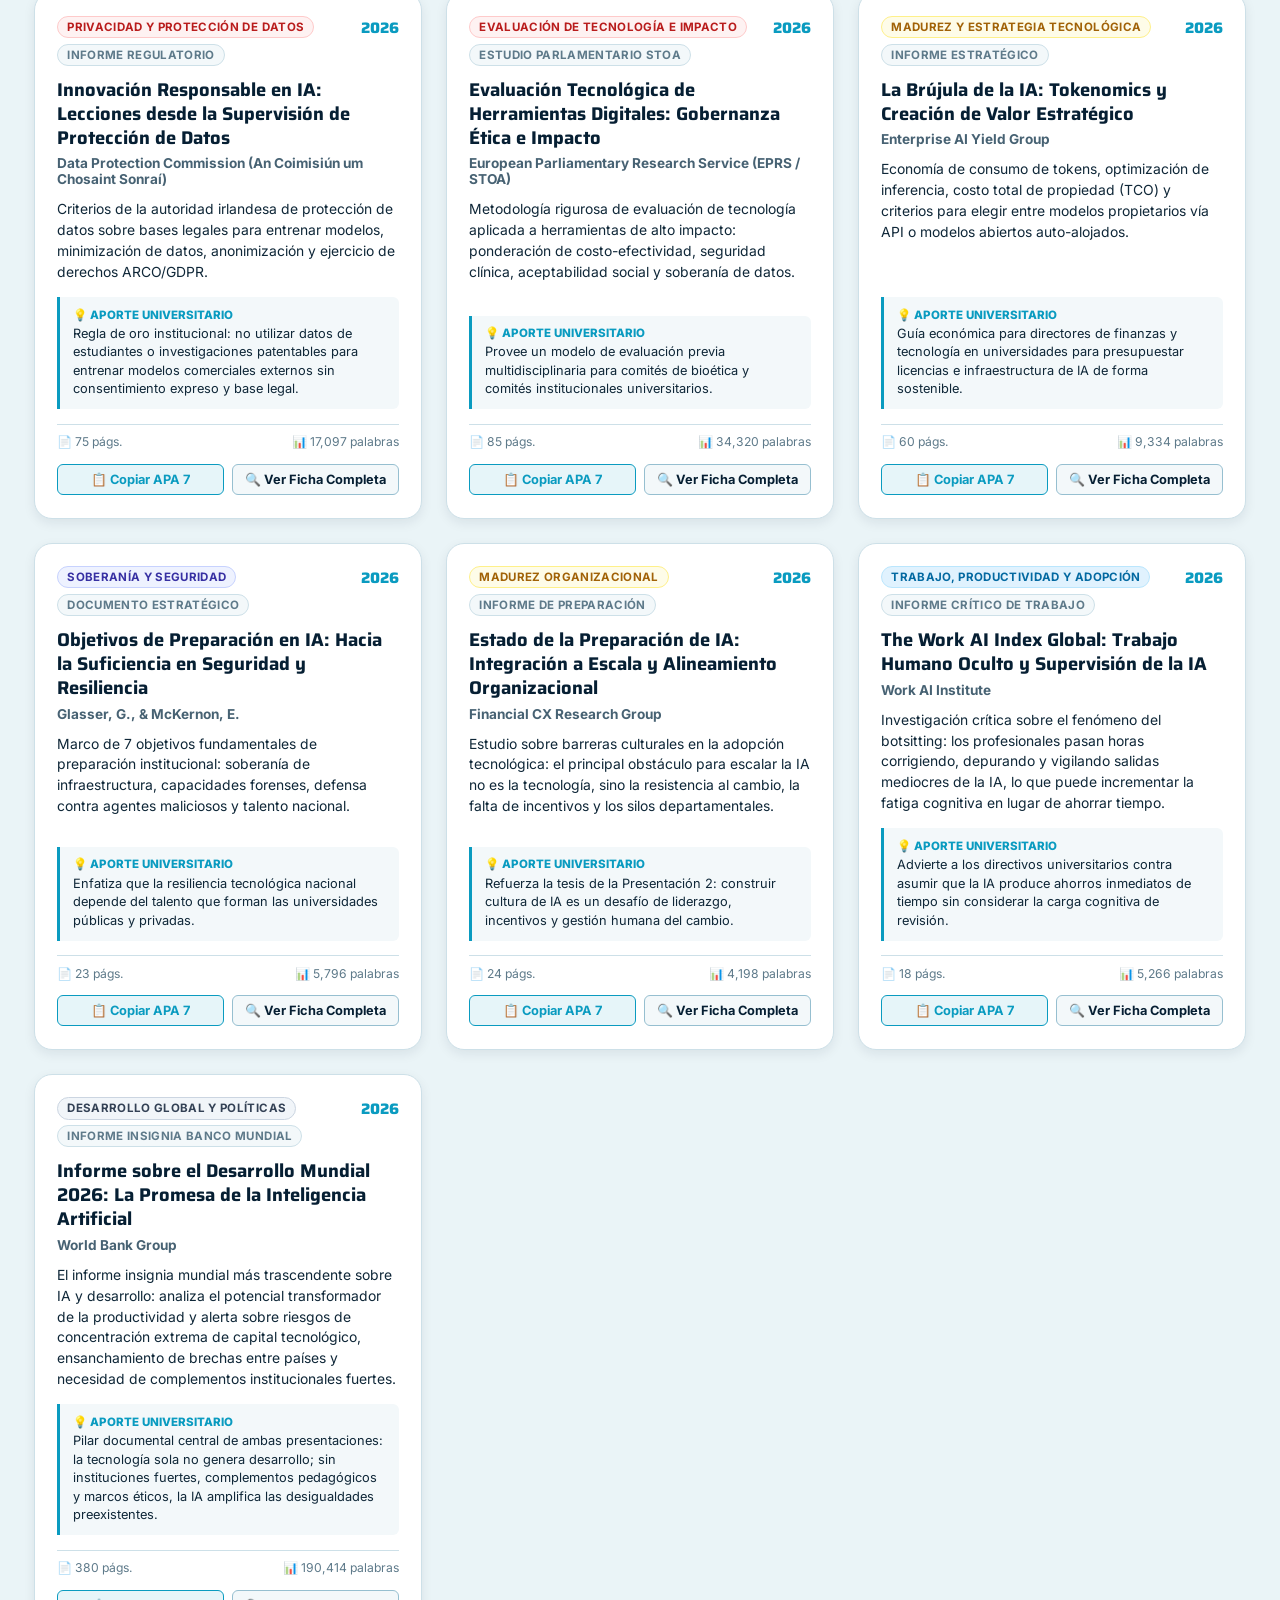
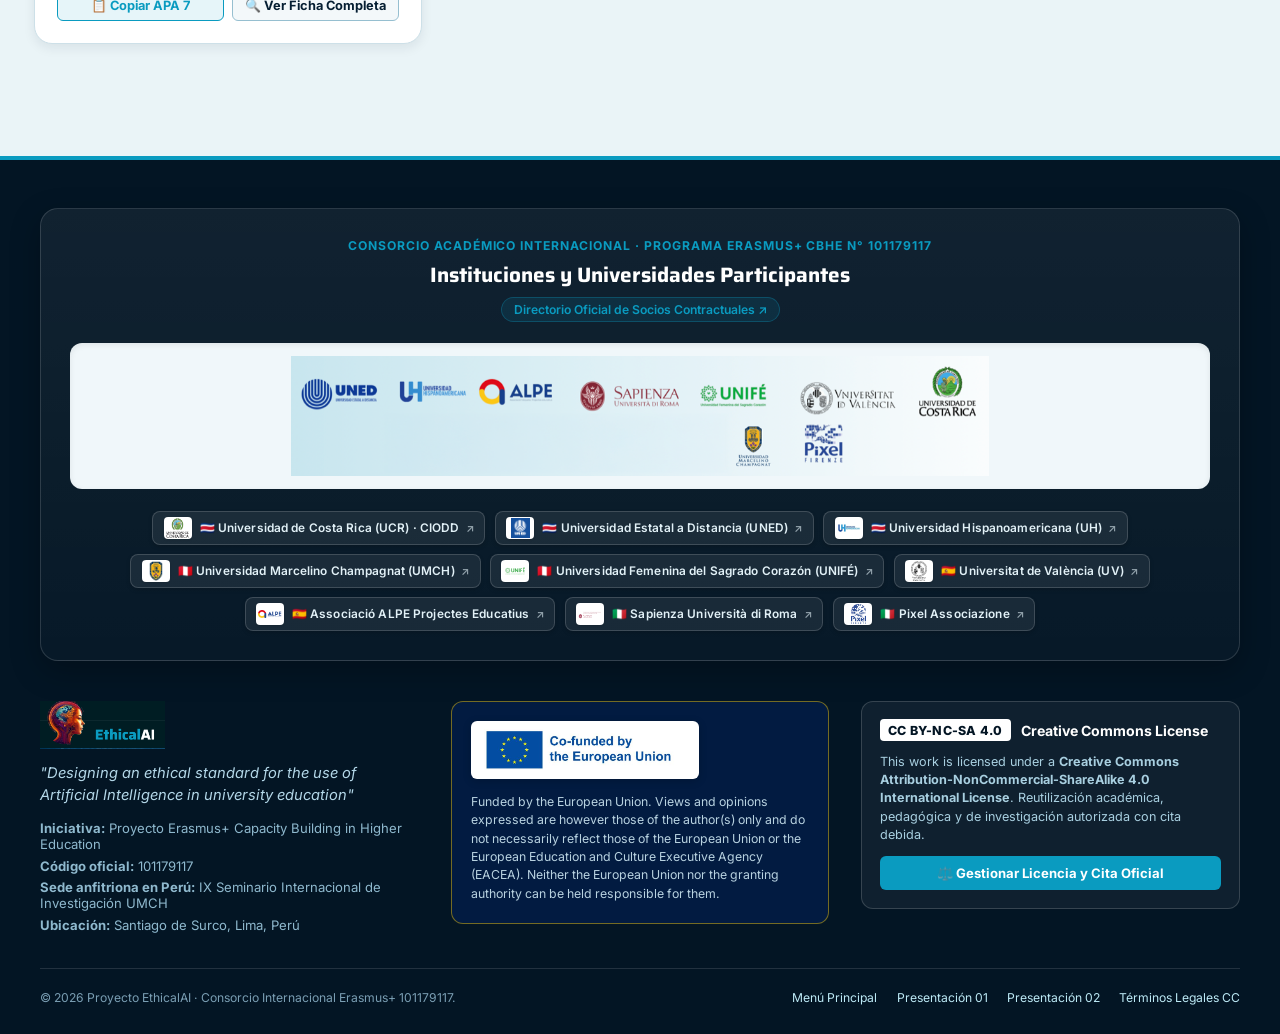
<file: biblioteca.html>
<!doctype html>
<html lang="es">
<head>
  <meta charset="utf-8">
  <meta name="viewport" content="width=device-width, initial-scale=1">
  <meta name="description" content="Biblioteca Digital e Interactiva EthicalAI: repositorio auditado de 46 documentos, marcos de decisión y recursos multimedia para la educación superior.">
  <title>EthicalAI Perú | Biblioteca Digital e Interactiva de Inteligencia Artificial</title>
  <link rel="preconnect" href="https://fonts.googleapis.com">
  <link rel="preconnect" href="https://fonts.gstatic.com" crossorigin>
  <link href="https://fonts.googleapis.com/css2?family=Inter:wght@400;500;600;700;800&family=Saira:wght@500;600;700;800&display=swap" rel="stylesheet">
  <link rel="stylesheet" href="assets/styles.css">
</head>
<body data-page="library">
  <a class="skip-link" href="#mainLibraryContent">Saltar al contenido de la biblioteca</a>

  <!-- Barra Superior Institucional -->
  <header class="topbar" role="banner">
    <div class="brand-group">
      <!-- Logo Oficial del Proyecto en la Esquina Superior -->
      <a href="index.html" class="brand-official-logo" aria-label="Ir al Menú Principal EthicalAI">
        <img src="LogoProjecto.png" alt="EthicalAI - Logo Oficial del Proyecto Erasmus+" class="topbar-project-logo">
      </a>

      <!-- Insignias de Afiliación Oficial -->
      <div class="institutional-ribbon" aria-label="Afiliaciones institucionales oficiales">
        <span class="inst-tag ucr" title="Universidad de Costa Rica - CIODD">UCR · CIODD</span>
        <span class="inst-tag uned" title="Universidad Estatal a Distancia, Costa Rica">UNED</span>
        <span class="inst-tag umch" title="Universidad Marcelino Champagnat, Lima - Perú">UMCH · Perú</span>
        <span class="inst-tag unife" title="Universidad Femenina del Sagrado Corazón, Lima - Perú">UNIFÉ · Perú</span>
        <span class="inst-tag eu" title="Cofinanciado por el Programa Erasmus+ de la Unión Europea">Erasmus+ 101179117</span>
      </div>
    </div>

    <div class="topbar-actions" role="toolbar" aria-label="Herramientas y Navegación">
      <!-- Enlaces Rápidos de Navegación -->
      <a href="index.html" class="topbar-nav-link" id="navHome" title="Volver al inicio">🏠 Menú Principal</a>
      <a href="presentacion-1.html" class="topbar-nav-link" id="navPres1" title="Presentación 1: Uso responsable de la IA">01 · Uso Responsable</a>
      <a href="presentacion-2.html" class="topbar-nav-link" id="navPres2" title="Presentación 2: Cultura de IA">02 · Cultura IA</a>

      <!-- Selector de Idioma -->
      <button id="langButton" class="text-button lang-toggle" aria-label="Cambiar idioma (Español / English)" title="Cambiar idioma (T)">
        <span class="lang-flag" aria-hidden="true">🌐</span>
        <span id="langLabel">EN</span>
      </button>

      <!-- Accesibilidad -->
      <button id="a11yButton" class="text-button" aria-expanded="false" aria-controls="a11yDialog" aria-label="Opciones de accesibilidad">
        <span aria-hidden="true">♿</span>
        <span class="btn-label">Accesibilidad</span>
      </button>

      <!-- Gestión de Licencia Creative Commons -->
      <button id="ccManageBtn" class="text-button" aria-expanded="false" aria-controls="ccLicenseDialog" aria-label="Gestionar licencia Creative Commons">
        <span aria-hidden="true">⚖️</span>
        <span class="btn-label">Licencia CC</span>
      </button>
    </div>
  </header>

  <!-- Contenido Principal: Biblioteca Digital -->
  <main id="mainLibraryContent" class="library-main">
    <!-- Hero y Panel de Estadísticas del Corpus -->
    <section class="library-hero" aria-labelledby="heroTitle">
      <p class="eyebrow" id="heroEyebrow">Proyecto Erasmus+ 101179117 · IX Seminario Internacional UMCH</p>
      <h1 id="heroTitle">Biblioteca Digital e Interactiva de Inteligencia Artificial</h1>
      <p class="lead" id="heroLead">
        Repositorio integral con los 46 documentos especializados del corpus documental auditado, marcos de decisión internacional, directrices éticas y recursos del consorcio.
      </p>

      <div class="stats-strip" aria-label="Métricas del corpus documental auditado">
        <div class="stat-item">
          <span class="stat-num">46</span>
          <span class="stat-label" id="statDocsLabel">Documentos Auditados</span>
        </div>
        <div class="stat-item">
          <span class="stat-num">3,186</span>
          <span class="stat-label" id="statPagesLabel">Páginas Analizadas</span>
        </div>
        <div class="stat-item">
          <span class="stat-num">1,298,635</span>
          <span class="stat-label" id="statWordsLabel">Palabras Procesadas</span>
        </div>
        <div class="stat-item">
          <span class="stat-num">9</span>
          <span class="stat-label" id="statPartnersLabel">Instituciones Socias</span>
        </div>
      </div>
    </section>

    <!-- Pestañas de Navegación de Contenido -->
    <nav class="library-tabs-nav" aria-label="Secciones de la biblioteca">
      <button id="tabCorpus" class="lib-tab-btn active" aria-controls="corpusSection" id="tabCorpusLabel">
        📚 Corpus Documental Auditado (46)
      </button>
      <button id="tabMultimedia" class="lib-tab-btn" aria-controls="multimediaSection" id="tabMultimediaLabel">
        🎬 Recursos y Presentaciones del Proyecto
      </button>
    </nav>

    <!-- SECCIÓN 1: Corpus Documental con Filtros y Búsqueda -->
    <section id="corpusSection" class="library-tab-panel" aria-label="Corpus Documental">
      <!-- Tarjeta de Búsqueda y Filtros Facetados -->
      <div class="search-filter-card">
        <div class="search-input-wrap">
          <span class="search-icon" aria-hidden="true">🔍</span>
          <input type="search" id="librarySearchInput" class="library-search-input" placeholder="Buscar por título, autor, organismo, tema o palabras clave..." aria-label="Buscar en la biblioteca">
        </div>

        <!-- Filtros por Eje Temático -->
        <div class="filter-group">
          <span class="filter-group-label">Eje Temático:</span>
          <div class="filter-pills-row" role="group" aria-label="Filtrar por eje temático">
            <button class="filter-pill active" data-category="all">Todos (46)</button>
            <button class="filter-pill" data-category="adoption">Adopción Universitaria</button>
            <button class="filter-pill" data-category="governance">Gobernanza y Decisión</button>
            <button class="filter-pill" data-category="risk">Gestión de Riesgos y Control</button>
            <button class="filter-pill" data-category="maturity">Madurez y Cultura</button>
            <button class="filter-pill" data-category="literacy">Alfabetización en IA</button>
            <button class="filter-pill" data-category="ethics">Ética y Derechos Humanos</button>
            <button class="filter-pill" data-category="agentic">IA Agéntica y Autonomía</button>
            <button class="filter-pill" data-category="sovereignty">Soberanía e Infraestructura</button>
            <button class="filter-pill" data-category="policy">Políticas y Regulación</button>
          </div>
        </div>

        <!-- Filtros por Tipo de Documento -->
        <div class="filter-group">
          <span class="filter-group-label">Tipo de Publicación:</span>
          <div class="filter-pills-row" role="group" aria-label="Filtrar por tipo de publicación">
            <button class="filter-pill active" data-type="all">Todos los tipos</button>
            <button class="filter-pill" data-type="report">Informes y Encuestas Mundiales</button>
            <button class="filter-pill" data-type="framework">Marcos de Decisión</button>
            <button class="filter-pill" data-type="toolkit">Toolkits y Guías Prácticas</button>
            <button class="filter-pill" data-type="regulation">Regulaciones y Estándares</button>
            <button class="filter-pill" data-type="paper">Papers y Artículos Científicos</button>
          </div>
        </div>
      </div>

      <!-- Barra de Resultados y Exportación -->
      <div class="library-controls-bar">
        <div id="resultsCounter" class="results-counter" aria-live="polite">
          Mostrando 46 de 46 recursos documentales
        </div>

        <div class="controls-actions-group">
          <label for="librarySortSelect" class="sr-only">Ordenar resultados</label>
          <select id="librarySortSelect" class="sort-select" aria-label="Ordenar resultados">
            <option value="default" id="sortDefaultOpt">Orden recomendado</option>
            <option value="recent" id="sortRecentOpt">Más recientes primero</option>
            <option value="pages" id="sortPagesOpt">Mayor extensión (páginas)</option>
            <option value="alpha" id="sortAlphaOpt">Alfabético (A-Z)</option>
          </select>

          <button id="btnExportTxt" class="btn-export-outline" title="Exportar todas las citas a formato de texto APA 7">
            📄 <span id="btnExportTxtLabel">Exportar APA 7 (.txt)</span>
          </button>
          <button id="btnExportBib" class="btn-export-outline" title="Exportar todas las referencias a archivo BibTeX">
            📦 <span id="btnExportBibLabel">Exportar BibTeX (.bib)</span>
          </button>
        </div>
      </div>

      <!-- Grilla Reactiva de Documentos -->
      <div id="documentsGrid" class="documents-grid" role="region" aria-label="Listado de documentos"></div>
    </section>

    <!-- SECCIÓN 2: Recursos Multimediales y Productos del Proyecto -->
    <section id="multimediaSection" class="library-tab-panel" style="display: none;" aria-label="Recursos del Proyecto">
      <div id="multimediaGrid" class="multimedia-grid"></div>
    </section>
  </main>

  <!-- Modal Detallado de Ficha Técnica del Documento -->
  <dialog id="docDetailDialog" class="app-dialog" aria-labelledby="modalDocTitle">
    <div class="dialog-header">
      <div>
        <span id="modalDocCategory" class="badge cat-badge">Categoría</span>
        <h2 id="modalDocTitle" style="margin-top: 0.35rem; font-size: 1.35rem;">Título del Documento</h2>
      </div>
      <button id="closeDocModal" aria-label="Cerrar ventana de detalles" class="close-icon-btn">×</button>
    </div>
    <div class="dialog-content">
      <p id="modalDocAuthor" style="font-size: 0.95rem; font-weight: 700; color: var(--navy); margin-bottom: 0.8rem;"></p>

      <div style="background: var(--surface-alt); border: 1px solid var(--line); border-radius: var(--radius-md); padding: 1rem; margin-bottom: 1.2rem;">
        <strong style="color: var(--accent-cyan); display: block; font-size: 0.78rem; text-transform: uppercase; margin-bottom: 0.3rem;">💡 Aporte Central para la Educación Superior:</strong>
        <p id="modalDocTakeaway" style="margin: 0; font-size: 0.9rem; line-height: 1.5; color: var(--ink);"></p>
      </div>

      <div style="display: grid; grid-template-columns: repeat(auto-fit, minmax(180px, 1fr)); gap: 0.75rem; font-size: 0.82rem; color: var(--ink-secondary); margin-bottom: 1.2rem;">
        <div><strong>Extensión:</strong> <span id="modalDocPages"></span></div>
        <div><strong>Volumen analizado:</strong> <span id="modalDocWords"></span></div>
        <div><strong>Archivo origen:</strong> <code id="modalDocSource" style="font-size: 0.78rem;"></code></div>
      </div>

      <!-- Cita APA 7 -->
      <div style="margin-bottom: 1.2rem;">
        <strong style="display: block; font-size: 0.85rem; color: var(--navy); margin-bottom: 0.4rem;">Cita formateada en APA 7:</strong>
        <div id="modalDocApa" class="citation-box"></div>
        <button id="modalCopyApaBtn" class="btn-primary" style="font-size: 0.82rem; padding: 0.45rem 0.9rem;">
          📋 Copiar Cita APA 7
        </button>
      </div>

      <!-- Cita BibTeX -->
      <div>
        <strong style="display: block; font-size: 0.85rem; color: var(--navy); margin-bottom: 0.4rem;">Entrada en formato BibTeX:</strong>
        <pre id="modalDocBibtex" class="citation-box" style="white-space: pre-wrap; font-size: 0.78rem;"></pre>
        <button id="modalCopyBibBtn" class="btn-card-action" style="font-size: 0.82rem; padding: 0.45rem 0.9rem;">
          📋 Copiar BibTeX
        </button>
      </div>
    </div>
  </dialog>

  <!-- Modal de Gestión de Licencia Creative Commons -->
  <dialog id="ccLicenseDialog" class="app-dialog cc-dialog" aria-labelledby="ccDialogTitle">
    <div class="dialog-header">
      <div>
        <p class="eyebrow">Derechos de Autor y Reutilización Académica</p>
        <h2 id="ccDialogTitle">Licencia Creative Commons CC BY-NC-SA 4.0</h2>
      </div>
      <button id="closeCcDialog" aria-label="Cerrar ventana de licencia" class="close-icon-btn">×</button>
    </div>
    <div class="dialog-content">
      <p style="font-size: 0.92rem; line-height: 1.55; color: var(--ink);">
        Los materiales, presentaciones y recursos desarrollados en el marco del <strong>Proyecto Erasmus+ 101179117 EthicalAI</strong> se publican bajo la <strong>Licencia Internacional Creative Commons Atribución-NoComercial-CompartirIgual 4.0 (CC BY-NC-SA 4.0)</strong>.
      </p>

      <div class="cc-dialog-terms">
        <div class="cc-term-card">
          <strong>✅ Libertad de Compartir</strong>
          <p>Usted puede copiar, proyectar y redistribuir el material en cualquier medio o formato para fines educativos, académicos y de investigación universitaria.</p>
        </div>
        <div class="cc-term-card">
          <strong>✅ Libertad de Adaptar</strong>
          <p>Usted puede remezclar, transformar y crear obras derivadas para apoyar la toma de decisiones institucionales o diseñar planes curriculares locales.</p>
        </div>
        <div class="cc-term-card">
          <strong>⚠️ Atribución Obligatoria (BY)</strong>
          <p>Debe otorgar el crédito correspondiente al consorcio EthicalAI y a las universidades autoras, proporcionar un enlace a la licencia e indicar si se realizaron cambios.</p>
        </div>
        <div class="cc-term-card">
          <strong>🚫 Uso No Comercial (NC)</strong>
          <p>No puede hacer uso del material con fines comerciales ni lucrativos directos o indirectos.</p>
        </div>
        <div class="cc-term-card">
          <strong>🔄 Compartir Igual (SA)</strong>
          <p>Si remezcla o transforma este material, debe difundir sus aportes bajo esta misma licencia Creative Commons CC BY-NC-SA 4.0.</p>
        </div>
      </div>

      <!-- Generador de Citas de Atribución -->
      <div class="cc-citation-generator">
        <h4>Generador de Atribución Oficial para Reutilización</h4>
        <p style="font-size: 0.8rem; color: var(--ink-secondary); margin-bottom: 0.6rem;">
          Copie la fórmula de atribución requerida para incluir en sus presentaciones, documentos de política institucional o sitios web:
        </p>

        <div class="citation-box" id="ccApaText">
Proyecto Erasmus+ EthicalAI. (2026). <em>Materiales y presentaciones para la adopción responsable de la inteligencia artificial en la educación superior en el Perú</em>. Consorcio UCR, UNED, UH, UMCH, UNIFÉ, UV, Sapienza, ALPE, Pixel.
        </div>

        <div class="citation-actions">
          <button id="copyCcApaBtn" class="btn-primary" style="font-size: 0.82rem; padding: 0.45rem 0.85rem;">
            📋 Copiar Cita APA 7
          </button>
          <button id="copyCcBibBtn" class="btn-card-action" style="font-size: 0.82rem; padding: 0.45rem 0.85rem;">
            📋 Copiar BibTeX
          </button>
          <button id="copyCcHtmlBtn" class="btn-card-action" style="font-size: 0.82rem; padding: 0.45rem 0.85rem;">
            📋 Copiar HTML Embebible
          </button>
          <a href="https://creativecommons.org/licenses/by-nc-sa/4.0/deed.es" target="_blank" rel="noopener noreferrer" class="btn-export-outline" style="font-size: 0.82rem; padding: 0.45rem 0.85rem;">
            ↗️ Ver Código Legal en Creative Commons
          </a>
        </div>
      </div>
    </div>
  </dialog>

  <!-- Modal de Opciones de Accesibilidad -->
  <dialog id="a11yDialog" class="app-dialog a11y-dialog" aria-labelledby="a11yTitle">
    <div class="dialog-header">
      <div>
        <p class="eyebrow">Configuración</p>
        <h2 id="a11yTitle">Accesibilidad e Inclusión</h2>
      </div>
      <button id="closeA11y" aria-label="Cerrar menú de accesibilidad" class="close-icon-btn">×</button>
    </div>
    <div class="dialog-content">
      <div class="a11y-options-grid">
        <div class="a11y-item">
          <div>
            <strong>Alto Contraste</strong>
            <p>Optimiza la relación de contraste cromático para baja visión.</p>
          </div>
          <button id="contrastToggle" class="switch-button" aria-pressed="false">Activar</button>
        </div>

        <div class="a11y-item">
          <div>
            <strong>Tipografía Aumentada</strong>
            <p>Incrementa la escala del texto para facilitar la lectura.</p>
          </div>
          <button id="fontSizeToggle" class="switch-button" aria-pressed="false">Activar</button>
        </div>

        <div class="a11y-item">
          <div>
            <strong>Fuente de Alta Legibilidad</strong>
            <p>Aplica espaciado amplio y tipografía neutra.</p>
          </div>
          <button id="dyslexiaToggle" class="switch-button" aria-pressed="false">Activar</button>
        </div>
      </div>
    </div>
  </dialog>

  <!-- FOOTER INSTITUCIONAL COMPLETO CON LOGOS Y CREATIVE COMMONS -->
  <footer class="project-footer" role="contentinfo">
    <div class="footer-container">
      <!-- Sección de Socios y Logos del Consorcio -->
      <div class="footer-partners-block">
        <div class="footer-partners-header">
          <p class="eyebrow">Consorcio Académico Internacional · Programa Erasmus+ CBHE N° 101179117</p>
          <h3>Instituciones y Universidades Participantes</h3>
          <a href="https://www.ethicalaiucr.info/COM_prtContractual.php" target="_blank" rel="noopener noreferrer" class="partners-portal-link" title="Ver detalle del consorcio en la web oficial ethicalaiucr.info">
            Directorio Oficial de Socios Contractuales ↗
          </a>
        </div>

        <!-- Banner con Logos Oficiales de las Instituciones -->
        <div class="partners-strip-card">
          <img src="LogosProyecto.png" alt="Logos oficiales de las instituciones socias del consorcio EthicalAI: UNED, UH, ALPE, Sapienza Università di Roma, UNIFÉ, Universitat de València, Universidad de Costa Rica, Universidad Marcelino Champagnat, Pixel" class="partners-strip-img">
        </div>

        <!-- Insignias e Identificadores Institucionales Interactivos con Logo y Enlace Oficial -->
        <div class="partners-badges-grid" aria-label="Universidades e instituciones socias con enlaces a sus sitios oficiales">
          <a href="https://www.ucr.ac.cr/" target="_blank" rel="noopener noreferrer" class="partner-tag" title="Sitio oficial de la Universidad de Costa Rica (UCR)">
            <span class="partner-tag-logo-wrap"><img src="assets/img/partners/CR_UCR.png" alt="UCR" class="partner-tag-logo"></span>
            <span class="partner-tag-name">🇨🇷 Universidad de Costa Rica (UCR) · CIODD</span>
            <span class="partner-tag-icon">↗</span>
          </a>
          <a href="https://www.uned.ac.cr/" target="_blank" rel="noopener noreferrer" class="partner-tag" title="Sitio oficial de la Universidad Estatal a Distancia (UNED)">
            <span class="partner-tag-logo-wrap"><img src="assets/img/partners/CR_UNED.png" alt="UNED" class="partner-tag-logo"></span>
            <span class="partner-tag-name">🇨🇷 Universidad Estatal a Distancia (UNED)</span>
            <span class="partner-tag-icon">↗</span>
          </a>
          <a href="https://www.uh.ac.cr/" target="_blank" rel="noopener noreferrer" class="partner-tag" title="Sitio oficial de la Universidad Hispanoamericana (UH)">
            <span class="partner-tag-logo-wrap"><img src="assets/img/partners/CR_UH.jpg" alt="UH" class="partner-tag-logo"></span>
            <span class="partner-tag-name">🇨🇷 Universidad Hispanoamericana (UH)</span>
            <span class="partner-tag-icon">↗</span>
          </a>
          <a href="https://umch.edu.pe/" target="_blank" rel="noopener noreferrer" class="partner-tag" title="Sitio oficial de la Universidad Marcelino Champagnat (UMCH)">
            <span class="partner-tag-logo-wrap"><img src="assets/img/partners/PE_UMCH.png" alt="UMCH" class="partner-tag-logo"></span>
            <span class="partner-tag-name">🇵🇪 Universidad Marcelino Champagnat (UMCH)</span>
            <span class="partner-tag-icon">↗</span>
          </a>
          <a href="https://www.unife.edu.pe/" target="_blank" rel="noopener noreferrer" class="partner-tag" title="Sitio oficial de la Universidad Femenina del Sagrado Corazón (UNIFÉ)">
            <span class="partner-tag-logo-wrap"><img src="assets/img/partners/PE_UNIFE.png" alt="UNIFÉ" class="partner-tag-logo"></span>
            <span class="partner-tag-name">🇵🇪 Universidad Femenina del Sagrado Corazón (UNIFÉ)</span>
            <span class="partner-tag-icon">↗</span>
          </a>
          <a href="https://www.uv.es/" target="_blank" rel="noopener noreferrer" class="partner-tag" title="Sitio oficial de la Universitat de València (UV)">
            <span class="partner-tag-logo-wrap"><img src="assets/img/partners/ES_UniValencia.png" alt="UV" class="partner-tag-logo"></span>
            <span class="partner-tag-name">🇪🇸 Universitat de València (UV)</span>
            <span class="partner-tag-icon">↗</span>
          </a>
          <a href="https://www.alqueriaeducatius.org/" target="_blank" rel="noopener noreferrer" class="partner-tag" title="Sitio oficial de Associació Empresarial l’Alqueria Projectes Educatius (ALPE)">
            <span class="partner-tag-logo-wrap"><img src="assets/img/partners/ES_ALPE.png" alt="ALPE" class="partner-tag-logo"></span>
            <span class="partner-tag-name">🇪🇸 Associació ALPE Projectes Educatius</span>
            <span class="partner-tag-icon">↗</span>
          </a>
          <a href="https://web.uniroma1.it/pdta/home/" target="_blank" rel="noopener noreferrer" class="partner-tag" title="Sitio oficial de Sapienza Università di Roma - Dipartimento PDTA">
            <span class="partner-tag-logo-wrap"><img src="assets/img/partners/IT_Sapienza.png" alt="Sapienza" class="partner-tag-logo"></span>
            <span class="partner-tag-name">🇮🇹 Sapienza Università di Roma</span>
            <span class="partner-tag-icon">↗</span>
          </a>
          <a href="https://www.pixel-online.net/" target="_blank" rel="noopener noreferrer" class="partner-tag" title="Sitio oficial de Pixel Associazione">
            <span class="partner-tag-logo-wrap"><img src="assets/img/partners/IT_Pixel.jpg" alt="Pixel" class="partner-tag-logo"></span>
            <span class="partner-tag-name">🇮🇹 Pixel Associazione</span>
            <span class="partner-tag-icon">↗</span>
          </a>
        </div>
      </div>

      <!-- Grilla Informativa Principal (3 Columnas) -->
      <div class="footer-main-grid">
        <!-- Columna 1: Identidad y Misión -->
        <div class="footer-col">
          <div class="footer-brand-title">
            <img src="LogoProjecto.png" alt="EthicalAI" class="footer-logo-img">
          </div>
          <p class="footer-slogan">
            "Designing an ethical standard for the use of Artificial Intelligence in university education"
          </p>
          <ul class="footer-meta-list">
            <li><strong>Iniciativa:</strong> Proyecto Erasmus+ Capacity Building in Higher Education</li>
            <li><strong>Código oficial:</strong> 101179117</li>
            <li><strong>Sede anfitriona en Perú:</strong> IX Seminario Internacional de Investigación UMCH</li>
            <li><strong>Ubicación:</strong> Santiago de Surco, Lima, Perú</li>
          </ul>
        </div>

        <!-- Columna 2: Cofinanciación Unión Europea y Disclaimer -->
        <div class="footer-col">
          <div class="eu-funding-box">
            <div class="eu-logo-card">
              <img src="co-funded-eu.png" alt="Co-funded by the European Union" class="eu-official-logo-img">
            </div>
            <p class="eu-disclaimer-text">
              Funded by the European Union. Views and opinions expressed are however those of the author(s) only and do not necessarily reflect those of the European Union or the European Education and Culture Executive Agency (EACEA). Neither the European Union nor the granting authority can be held responsible for them.
            </p>
          </div>
        </div>

        <!-- Columna 3: Licencia Creative Commons Gestionable -->
        <div class="footer-col">
          <div class="cc-license-card">
            <div class="cc-header">
              <span class="cc-icons-badge">CC BY-NC-SA 4.0</span>
              <span class="cc-license-title">Creative Commons License</span>
            </div>
            <p class="cc-summary-text">
              This work is licensed under a <strong>Creative Commons Attribution-NonCommercial-ShareAlike 4.0 International License</strong>. Reutilización académica, pedagógica y de investigación autorizada con cita debida.
            </p>
            <button class="btn-manage-cc" onclick="document.getElementById('ccLicenseDialog').showModal()">
              ⚖️ Gestionar Licencia y Cita Oficial
            </button>
          </div>
        </div>
      </div>

      <!-- Barra Inferior de Derechos -->
      <div class="footer-bottom-bar">
        <div>
          © 2026 Proyecto EthicalAI · Consorcio Internacional Erasmus+ 101179117.
        </div>
        <div class="footer-bottom-links">
          <a href="index.html">Menú Principal</a>
          <a href="presentacion-1.html">Presentación 01</a>
          <a href="presentacion-2.html">Presentación 02</a>
          <a href="https://creativecommons.org/licenses/by-nc-sa/4.0/deed.es" target="_blank" rel="noopener">Términos Legales CC</a>
        </div>
      </div>
    </div>
  </footer>

  <script src="assets/library-data.js"></script>
  <script src="assets/library.js"></script>
</body>
</html>
</file>
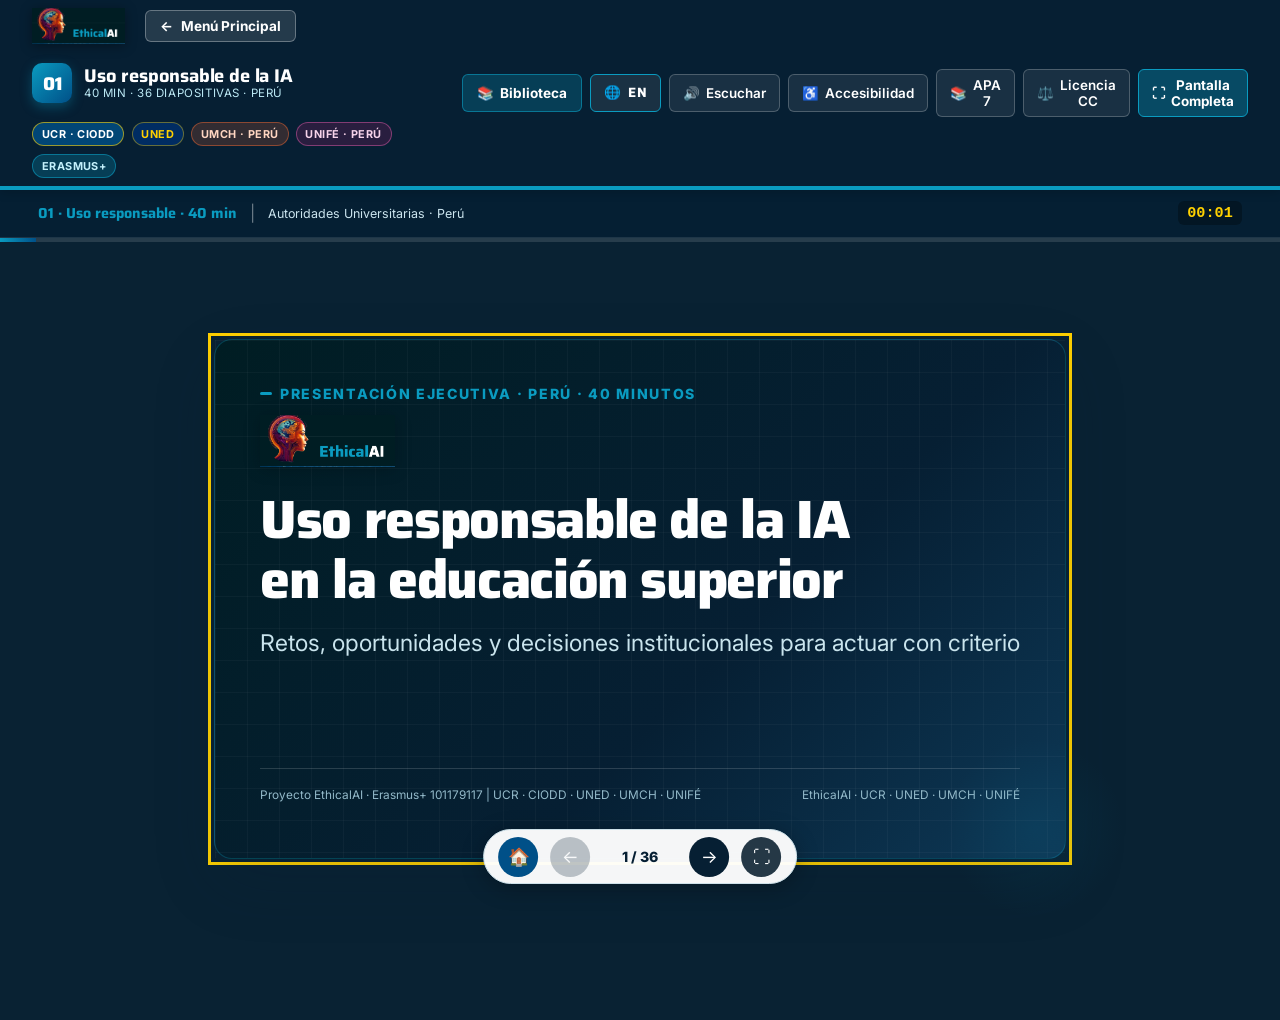
<file: presentacion-1.html>
<!doctype html>
<html lang="es">
<head>
  <meta charset="utf-8">
  <meta name="viewport" content="width=device-width, initial-scale=1">
  <meta name="description" content="Presentación 1: Uso responsable de la IA en la educación superior (40 minutos - 36 diapositivas)">
  <title>EthicalAI Perú | Presentación 01: Uso Responsable de la IA</title>
  <link rel="preconnect" href="https://fonts.googleapis.com">
  <link rel="preconnect" href="https://fonts.gstatic.com" crossorigin>
  <link href="https://fonts.googleapis.com/css2?family=Inter:wght@400;500;600;700;800&family=Saira:wght@500;600;700;800&display=swap" rel="stylesheet">
  <link rel="stylesheet" href="assets/styles.css">
</head>
<body data-page="presentation" data-deck="responsible">
  <a class="skip-link" href="#slide-stage" id="skipLink">Saltar a la diapositiva</a>

  <!-- Anunciador accesible para lectores de pantalla -->
  <div id="srAnnouncer" class="sr-only" aria-live="polite" aria-atomic="true"></div>

  <!-- Barra Superior -->
  <header class="topbar" role="banner">
    <div class="brand-group">
      <!-- Logo Oficial del Proyecto en la Esquina Superior -->
      <a href="index.html" class="brand-official-logo" aria-label="Ir al Menú Principal">
        <img src="LogoProjecto.png" alt="EthicalAI" class="topbar-project-logo mini">
      </a>

      <!-- Botón de Retorno al Menú Principal -->
      <a href="index.html" class="back-home-btn" id="backHomeLink" aria-label="Volver al menú principal de presentaciones" title="Volver al menú (Esc)">
        <span aria-hidden="true">←</span>
        <span id="backHomeLabel">Menú</span>
      </a>

      <div class="brand">
        <span class="brand-mark" aria-hidden="true">01</span>
        <span class="brand-text">
          <strong>Uso responsable de la IA</strong>
          <small>40 min · 36 diapositivas · Perú</small>
        </span>
      </div>

      <!-- Insignias Oficiales -->
      <div class="institutional-ribbon" aria-label="Afiliaciones institucionales oficiales">
        <span class="inst-tag ucr">UCR · CIODD</span>
        <span class="inst-tag uned">UNED</span>
        <span class="inst-tag umch">UMCH · Perú</span>
        <span class="inst-tag unife">UNIFÉ · Perú</span>
        <span class="inst-tag eu">Erasmus+</span>
      </div>
    </div>

    <div class="topbar-actions" role="toolbar" aria-label="Controles de la presentación">
      <!-- Acceso Directo a Biblioteca Digital -->
      <a href="biblioteca.html" class="topbar-nav-link" title="Consultar biblioteca digital de recursos">
        <span>📚</span>
        <span class="btn-label">Biblioteca</span>
      </a>

      <!-- Selector de Idioma -->
      <button id="langButton" class="text-button lang-toggle" aria-label="Cambiar idioma (Español / English)" title="Cambiar idioma (T)">
        <span class="lang-flag" aria-hidden="true">🌐</span>
        <span id="langLabel">EN</span>
      </button>

      <!-- Lectura por Voz (TTS) -->
      <button id="ttsButton" class="text-button" aria-label="Leer diapositiva en voz alta" title="Leer contenido en voz alta">
        <span aria-hidden="true">🔊</span>
        <span class="btn-label" id="ttsLabel">Escuchar</span>
      </button>

      <!-- Accesibilidad -->
      <button id="a11yButton" class="text-button" aria-expanded="false" aria-controls="a11yDialog" aria-label="Opciones de accesibilidad">
        <span aria-hidden="true">♿</span>
        <span class="btn-label" id="a11yBtnLabel">Accesibilidad</span>
      </button>

      <!-- Referencias APA 7 -->
      <button id="refsButton" class="text-button" aria-expanded="false" aria-controls="referencesDialog" aria-label="Ver referencias bibliográficas APA 7">
        <span aria-hidden="true">📚</span>
        <span class="btn-label" id="refsBtnLabel">APA 7</span>
      </button>

      <!-- Licencia Creative Commons -->
      <button id="ccPres1Btn" class="text-button" aria-expanded="false" aria-controls="ccLicenseDialog" aria-label="Gestionar licencia Creative Commons" onclick="document.getElementById('ccLicenseDialog').showModal()">
        <span aria-hidden="true">⚖️</span>
        <span class="btn-label">Licencia CC</span>
      </button>

      <!-- Pantalla Completa Destacada -->
      <button id="fullscreenButton" class="text-button btn-fullscreen" aria-label="Alternar pantalla completa" title="Pantalla completa (F)">
        <span aria-hidden="true">⛶</span>
        <span id="fsLabel">Pantalla Completa</span>
      </button>
    </div>
  </header>

  <!-- Escenario de la Presentación -->
  <main class="presentation-shell" id="presentationShell">
    <!-- Metadatos de la sesión y cronómetro -->
    <div class="presentation-meta">
      <div class="meta-left">
        <span id="deckLabel" class="deck-active-label">01 · Uso responsable de la IA</span>
        <span class="meta-divider" aria-hidden="true">|</span>
        <span id="slideAudience" class="meta-tag">Autoridades Universitarias · Perú</span>
      </div>
      <div class="meta-right">
        <span id="timer" class="timer-display" aria-label="Tiempo transcurrido">00:00</span>
      </div>
    </div>

    <!-- Barra de Progreso -->
    <div class="progress-track" aria-hidden="true">
      <div id="progressBar" class="progress-bar-fill"></div>
    </div>

    <!-- Escenario Principal de la Diapositiva -->
    <div class="stage-container">
      <article id="slide-stage" class="slide-stage" tabindex="0" role="region" aria-live="polite" aria-label="Diapositiva actual"></article>
    </div>

    <!-- Barra de Navegación Inferior -->
    <footer class="controls" aria-label="Controles de navegación">
      <a href="index.html" class="nav-control-btn icon-home" aria-label="Volver al menú principal" title="Volver al menú (Esc)">
        <span aria-hidden="true">🏠</span>
      </a>
      <button id="prevButton" class="nav-control-btn" aria-label="Diapositiva anterior" title="Anterior (←)">
        <span aria-hidden="true">←</span>
      </button>
      <span id="slideCounter" class="slide-counter-badge" aria-live="polite">1 / 36</span>
      <button id="nextButton" class="nav-control-btn" aria-label="Diapositiva siguiente" title="Siguiente (→)">
        <span aria-hidden="true">→</span>
      </button>
      <button id="fsBottomButton" class="nav-control-btn icon-fs" aria-label="Pantalla completa" title="Pantalla completa (F)">
        <span aria-hidden="true">⛶</span>
      </button>
    </footer>
  </main>

  <!-- Modal de Referencias Bibliográficas APA 7 -->
  <dialog id="referencesDialog" class="app-dialog references-dialog" aria-labelledby="dialogTitle">
    <div class="dialog-header">
      <div>
        <p class="eyebrow" id="refEyebrow">Corpus Documental Auditado</p>
        <h2 id="dialogTitle">Referencias APA 7</h2>
      </div>
      <button id="closeRefs" aria-label="Cerrar ventana de referencias" class="close-icon-btn">×</button>
    </div>
    <div class="dialog-content">
      <p class="dialog-intro" id="refIntro">
        Todas las fuentes corresponden exclusivamente al corpus JSON auditado para el proyecto EthicalAI Perú. Las páginas citadas corresponden al documento fuente primario.
      </p>
      <div id="referencesList" class="references-list" role="list"></div>
      <div style="margin-top: 1.5rem; text-align: center;">
        <a href="biblioteca.html" class="btn-primary" style="text-decoration: none; display: inline-flex; align-items: center; gap: 0.4rem;">
          📚 Abrir Biblioteca Completa con los 46 Documentos y Citas →
        </a>
      </div>
    </div>
  </dialog>

  <!-- Modal de Accesibilidad -->
  <dialog id="a11yDialog" class="app-dialog a11y-dialog" aria-labelledby="a11yTitle">
    <div class="dialog-header">
      <div>
        <p class="eyebrow" id="a11yEyebrow">Configuración</p>
        <h2 id="a11yTitle">Accesibilidad e Inclusión</h2>
      </div>
      <button id="closeA11y" aria-label="Cerrar menú de accesibilidad" class="close-icon-btn">×</button>
    </div>
    <div class="dialog-content">
      <div class="a11y-options-grid">
        <div class="a11y-item">
          <div>
            <strong id="a11yContrastTitle">Alto Contraste</strong>
            <p id="a11yContrastDesc">Optimiza la relación de contraste cromático para baja visión.</p>
          </div>
          <button id="contrastToggle" class="switch-button" aria-pressed="false">Activar</button>
        </div>

        <div class="a11y-item">
          <div>
            <strong id="a11yFontTitle">Tipografía Aumentada</strong>
            <p id="a11yFontDesc">Incrementa la escala del texto para facilitar la lectura.</p>
          </div>
          <button id="fontSizeToggle" class="switch-button" aria-pressed="false">Activar</button>
        </div>

        <div class="a11y-item">
          <div>
            <strong id="a11yDyslexiaTitle">Fuente de Alta Legibilidad</strong>
            <p id="a11yDyslexiaDesc">Aplica espaciado amplio y tipografía neutra.</p>
          </div>
          <button id="dyslexiaToggle" class="switch-button" aria-pressed="false">Activar</button>
        </div>

        <div class="a11y-item">
          <div>
            <strong id="a11yVoiceTitle">Lectura Asistida por Voz</strong>
            <p id="a11yVoiceDesc">Lee el título y contenido de cada diapositiva al navegar.</p>
          </div>
          <button id="autoVoiceToggle" class="switch-button" aria-pressed="false">Activar</button>
        </div>
      </div>
    </div>
  </dialog>

  <!-- Modal de Gestión de Licencia Creative Commons -->
  <dialog id="ccLicenseDialog" class="app-dialog cc-dialog" aria-labelledby="ccDialogTitle">
    <div class="dialog-header">
      <div>
        <p class="eyebrow">Derechos de Autor y Reutilización Académica</p>
        <h2 id="ccDialogTitle">Licencia Creative Commons CC BY-NC-SA 4.0</h2>
      </div>
      <button id="closeCcDialog" aria-label="Cerrar ventana de licencia" class="close-icon-btn" onclick="document.getElementById('ccLicenseDialog').close()">×</button>
    </div>
    <div class="dialog-content">
      <p style="font-size: 0.92rem; line-height: 1.55; color: var(--ink);">
        Los materiales, presentaciones y recursos desarrollados en el marco del <strong>Proyecto Erasmus+ 101179117 EthicalAI</strong> se publican bajo la <strong>Licencia Internacional Creative Commons Atribución-NoComercial-CompartirIgual 4.0 (CC BY-NC-SA 4.0)</strong>.
      </p>

      <div class="cc-dialog-terms">
        <div class="cc-term-card">
          <strong>✅ Libertad de Compartir</strong>
          <p>Usted puede copiar, proyectar y redistribuir el material en cualquier medio o formato para fines educativos, académicos y de investigación universitaria.</p>
        </div>
        <div class="cc-term-card">
          <strong>✅ Libertad de Adaptar</strong>
          <p>Usted puede remezclar, transformar y crear obras derivadas para apoyar la toma de decisiones institucionales o diseñar planes curriculares locales.</p>
        </div>
        <div class="cc-term-card">
          <strong>⚠️ Atribución Obligatoria (BY)</strong>
          <p>Debe otorgar el crédito correspondiente al consorcio EthicalAI y a las universidades autoras, proporcionar un enlace a la licencia e indicar si se realizaron cambios.</p>
        </div>
        <div class="cc-term-card">
          <strong>🚫 Uso No Comercial (NC)</strong>
          <p>No puede hacer uso del material con fines comerciales ni lucrativos directos o indirectos.</p>
        </div>
        <div class="cc-term-card">
          <strong>🔄 Compartir Igual (SA)</strong>
          <p>Si remezcla o transforma este material, debe difundir sus aportes bajo esta misma licencia Creative Commons CC BY-NC-SA 4.0.</p>
        </div>
      </div>

      <!-- Generador de Citas de Atribución -->
      <div class="cc-citation-generator">
        <h4>Generador de Atribución Oficial para Reutilización</h4>
        <p style="font-size: 0.8rem; color: var(--ink-secondary); margin-bottom: 0.6rem;">
          Copie la fórmula de atribución requerida para incluir en sus presentaciones, documentos de política institucional o sitios web:
        </p>

        <div class="citation-box" id="ccApaText">
Proyecto Erasmus+ EthicalAI. (2026). <em>Materiales y presentaciones para la adopción responsable de la inteligencia artificial en la educación superior en el Perú</em>. Consorcio UCR, UNED, UH, UMCH, UNIFÉ, UV, Sapienza, ALPE, Pixel.
        </div>

        <div class="citation-actions">
          <button id="copyCcApaBtn" class="btn-primary" style="font-size: 0.82rem; padding: 0.45rem 0.85rem;" onclick="navigator.clipboard.writeText('Proyecto Erasmus+ EthicalAI. (2026). Materiales y presentaciones para la adopción responsable de la inteligencia artificial en la educación superior en el Perú. Consorcio UCR, UNED, UH, UMCH, UNIFÉ, UV, Sapienza, ALPE, Pixel.').then(()=>alert('¡Cita copiada al portapapeles!'))">
            📋 Copiar Cita APA 7
          </button>
          <a href="https://creativecommons.org/licenses/by-nc-sa/4.0/deed.es" target="_blank" rel="noopener noreferrer" class="btn-export-outline" style="font-size: 0.82rem; padding: 0.45rem 0.85rem;">
            ↗️ Ver Código Legal en Creative Commons
          </a>
        </div>
      </div>
    </div>
  </dialog>

  <script src="assets/app.js"></script>
</body>
</html>
</file>
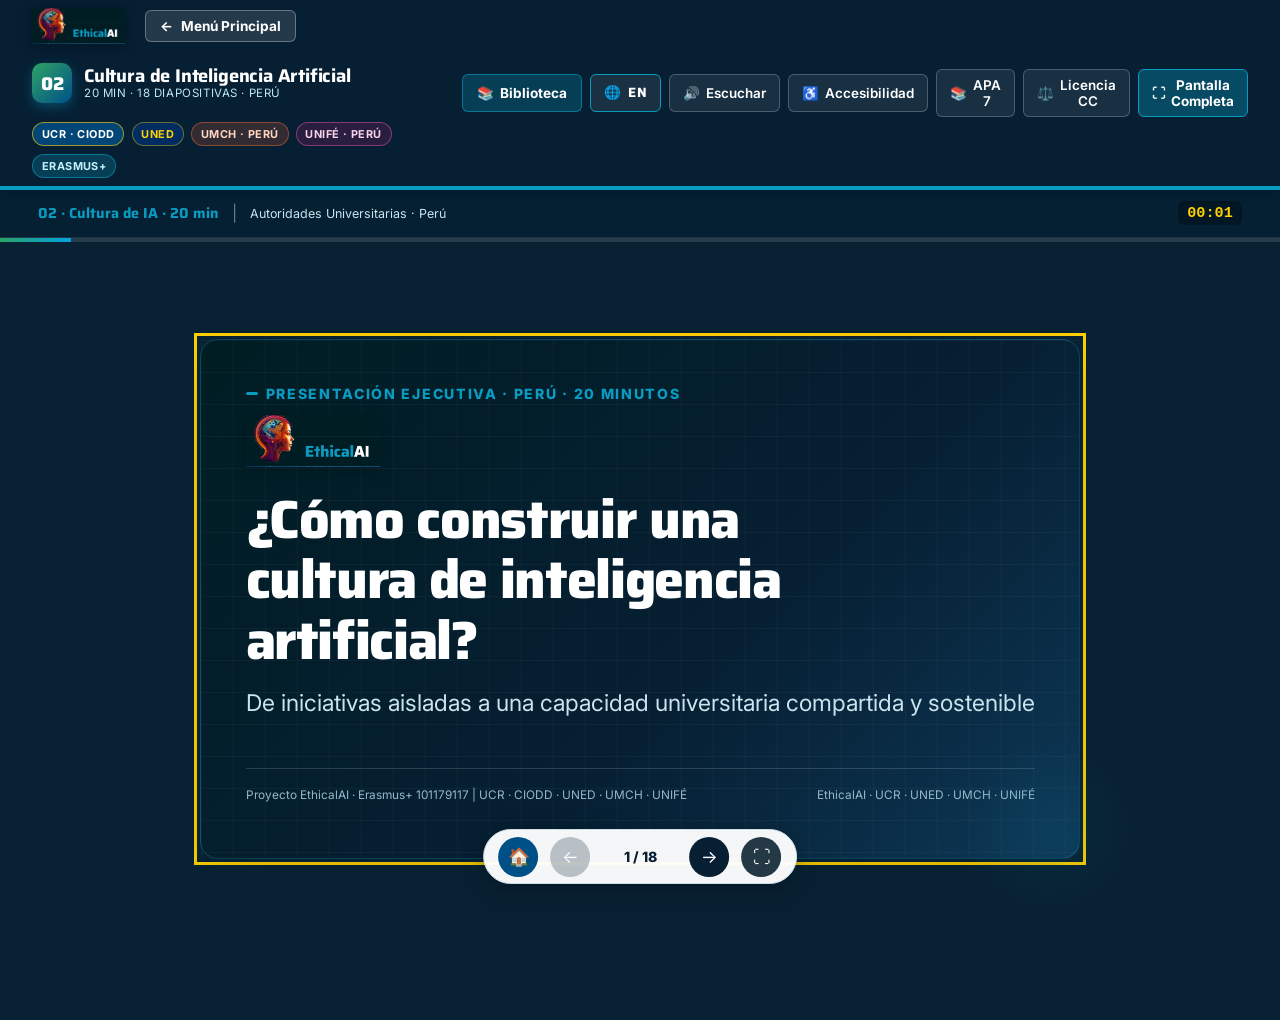
<file: presentacion-2.html>
<!doctype html>
<html lang="es">
<head>
  <meta charset="utf-8">
  <meta name="viewport" content="width=device-width, initial-scale=1">
  <meta name="description" content="Presentación 2: ¿Cómo construir una cultura de inteligencia artificial en la educación superior? (20 minutos - 18 diapositivas)">
  <title>EthicalAI Perú | Presentación 02: Cultura de Inteligencia Artificial</title>
  <link rel="preconnect" href="https://fonts.googleapis.com">
  <link rel="preconnect" href="https://fonts.gstatic.com" crossorigin>
  <link href="https://fonts.googleapis.com/css2?family=Inter:wght@400;500;600;700;800&family=Saira:wght@500;600;700;800&display=swap" rel="stylesheet">
  <link rel="stylesheet" href="assets/styles.css">
</head>
<body data-page="presentation" data-deck="culture">
  <a class="skip-link" href="#slide-stage" id="skipLink">Saltar a la diapositiva</a>

  <!-- Anunciador accesible para lectores de pantalla -->
  <div id="srAnnouncer" class="sr-only" aria-live="polite" aria-atomic="true"></div>

  <!-- Barra Superior -->
  <header class="topbar" role="banner">
    <div class="brand-group">
      <!-- Logo Oficial del Proyecto en la Esquina Superior -->
      <a href="index.html" class="brand-official-logo" aria-label="Ir al Menú Principal">
        <img src="LogoProjecto.png" alt="EthicalAI" class="topbar-project-logo mini">
      </a>

      <!-- Botón de Retorno al Menú Principal -->
      <a href="index.html" class="back-home-btn" id="backHomeLink" aria-label="Volver al menú principal de presentaciones" title="Volver al menú (Esc)">
        <span aria-hidden="true">←</span>
        <span id="backHomeLabel">Menú</span>
      </a>

      <div class="brand">
        <span class="brand-mark culture-mark" aria-hidden="true">02</span>
        <span class="brand-text">
          <strong>Cultura de Inteligencia Artificial</strong>
          <small>20 min · 18 diapositivas · Perú</small>
        </span>
      </div>

      <!-- Insignias Oficiales -->
      <div class="institutional-ribbon" aria-label="Afiliaciones institucionales oficiales">
        <span class="inst-tag ucr">UCR · CIODD</span>
        <span class="inst-tag uned">UNED</span>
        <span class="inst-tag umch">UMCH · Perú</span>
        <span class="inst-tag unife">UNIFÉ · Perú</span>
        <span class="inst-tag eu">Erasmus+</span>
      </div>
    </div>

    <div class="topbar-actions" role="toolbar" aria-label="Controles de la presentación">
      <!-- Acceso Directo a Biblioteca Digital -->
      <a href="biblioteca.html" class="topbar-nav-link" title="Consultar biblioteca digital de recursos">
        <span>📚</span>
        <span class="btn-label">Biblioteca</span>
      </a>

      <!-- Selector de Idioma -->
      <button id="langButton" class="text-button lang-toggle" aria-label="Cambiar idioma (Español / English)" title="Cambiar idioma (T)">
        <span class="lang-flag" aria-hidden="true">🌐</span>
        <span id="langLabel">EN</span>
      </button>

      <!-- Lectura por Voz (TTS) -->
      <button id="ttsButton" class="text-button" aria-label="Leer diapositiva en voz alta" title="Leer contenido en voz alta">
        <span aria-hidden="true">🔊</span>
        <span class="btn-label" id="ttsLabel">Escuchar</span>
      </button>

      <!-- Accesibilidad -->
      <button id="a11yButton" class="text-button" aria-expanded="false" aria-controls="a11yDialog" aria-label="Opciones de accesibilidad">
        <span aria-hidden="true">♿</span>
        <span class="btn-label" id="a11yBtnLabel">Accesibilidad</span>
      </button>

      <!-- Referencias APA 7 -->
      <button id="refsButton" class="text-button" aria-expanded="false" aria-controls="referencesDialog" aria-label="Ver referencias bibliográficas APA 7">
        <span aria-hidden="true">📚</span>
        <span class="btn-label" id="refsBtnLabel">APA 7</span>
      </button>

      <!-- Licencia Creative Commons -->
      <button id="ccPres2Btn" class="text-button" aria-expanded="false" aria-controls="ccLicenseDialog" aria-label="Gestionar licencia Creative Commons" onclick="document.getElementById('ccLicenseDialog').showModal()">
        <span aria-hidden="true">⚖️</span>
        <span class="btn-label">Licencia CC</span>
      </button>

      <!-- Pantalla Completa Destacada -->
      <button id="fullscreenButton" class="text-button btn-fullscreen" aria-label="Alternar pantalla completa" title="Pantalla completa (F)">
        <span aria-hidden="true">⛶</span>
        <span id="fsLabel">Pantalla Completa</span>
      </button>
    </div>
  </header>

  <!-- Escenario de la Presentación -->
  <main class="presentation-shell" id="presentationShell">
    <!-- Metadatos de la sesión y cronómetro -->
    <div class="presentation-meta">
      <div class="meta-left">
        <span id="deckLabel" class="deck-active-label">02 · Cultura de IA</span>
        <span class="meta-divider" aria-hidden="true">|</span>
        <span id="slideAudience" class="meta-tag">Autoridades Universitarias · Perú</span>
      </div>
      <div class="meta-right">
        <span id="timer" class="timer-display" aria-label="Tiempo transcurrido">00:00</span>
      </div>
    </div>

    <!-- Barra de Progreso -->
    <div class="progress-track" aria-hidden="true">
      <div id="progressBar" class="progress-bar-fill culture-fill"></div>
    </div>

    <!-- Escenario Principal de la Diapositiva -->
    <div class="stage-container">
      <article id="slide-stage" class="slide-stage" tabindex="0" role="region" aria-live="polite" aria-label="Diapositiva actual"></article>
    </div>

    <!-- Barra de Navegación Inferior -->
    <footer class="controls" aria-label="Controles de navegación">
      <a href="index.html" class="nav-control-btn icon-home" aria-label="Volver al menú principal" title="Volver al menú (Esc)">
        <span aria-hidden="true">🏠</span>
      </a>
      <button id="prevButton" class="nav-control-btn" aria-label="Diapositiva anterior" title="Anterior (←)">
        <span aria-hidden="true">←</span>
      </button>
      <span id="slideCounter" class="slide-counter-badge" aria-live="polite">1 / 18</span>
      <button id="nextButton" class="nav-control-btn" aria-label="Diapositiva siguiente" title="Siguiente (→)">
        <span aria-hidden="true">→</span>
      </button>
      <button id="fsBottomButton" class="nav-control-btn icon-fs" aria-label="Pantalla completa" title="Pantalla completa (F)">
        <span aria-hidden="true">⛶</span>
      </button>
    </footer>
  </main>

  <!-- Modal de Referencias Bibliográficas APA 7 -->
  <dialog id="referencesDialog" class="app-dialog references-dialog" aria-labelledby="dialogTitle">
    <div class="dialog-header">
      <div>
        <p class="eyebrow" id="refEyebrow">Corpus Documental Auditado</p>
        <h2 id="dialogTitle">Referencias APA 7</h2>
      </div>
      <button id="closeRefs" aria-label="Cerrar ventana de referencias" class="close-icon-btn">×</button>
    </div>
    <div class="dialog-content">
      <p class="dialog-intro" id="refIntro">
        Todas las fuentes corresponden exclusivamente al corpus JSON auditado para el proyecto EthicalAI Perú. Las páginas citadas corresponden al documento fuente primario.
      </p>
      <div id="referencesList" class="references-list" role="list"></div>
      <div style="margin-top: 1.5rem; text-align: center;">
        <a href="biblioteca.html" class="btn-primary" style="text-decoration: none; display: inline-flex; align-items: center; gap: 0.4rem;">
          📚 Abrir Biblioteca Completa con los 46 Documentos y Citas →
        </a>
      </div>
    </div>
  </dialog>

  <!-- Modal de Accesibilidad -->
  <dialog id="a11yDialog" class="app-dialog a11y-dialog" aria-labelledby="a11yTitle">
    <div class="dialog-header">
      <div>
        <p class="eyebrow" id="a11yEyebrow">Configuración</p>
        <h2 id="a11yTitle">Accesibilidad e Inclusión</h2>
      </div>
      <button id="closeA11y" aria-label="Cerrar menú de accesibilidad" class="close-icon-btn">×</button>
    </div>
    <div class="dialog-content">
      <div class="a11y-options-grid">
        <div class="a11y-item">
          <div>
            <strong id="a11yContrastTitle">Alto Contraste</strong>
            <p id="a11yContrastDesc">Optimiza la relación de contraste cromático para baja visión.</p>
          </div>
          <button id="contrastToggle" class="switch-button" aria-pressed="false">Activar</button>
        </div>

        <div class="a11y-item">
          <div>
            <strong id="a11yFontTitle">Tipografía Aumentada</strong>
            <p id="a11yFontDesc">Incrementa la escala del texto para facilitar la lectura.</p>
          </div>
          <button id="fontSizeToggle" class="switch-button" aria-pressed="false">Activar</button>
        </div>

        <div class="a11y-item">
          <div>
            <strong id="a11yDyslexiaTitle">Fuente de Alta Legibilidad</strong>
            <p id="a11yDyslexiaDesc">Aplica espaciado amplio y tipografía neutra.</p>
          </div>
          <button id="dyslexiaToggle" class="switch-button" aria-pressed="false">Activar</button>
        </div>

        <div class="a11y-item">
          <div>
            <strong id="a11yVoiceTitle">Lectura Asistida por Voz</strong>
            <p id="a11yVoiceDesc">Lee el título y contenido de cada diapositiva al navegar.</p>
          </div>
          <button id="autoVoiceToggle" class="switch-button" aria-pressed="false">Activar</button>
        </div>
      </div>
    </div>
  </dialog>

  <!-- Modal de Gestión de Licencia Creative Commons -->
  <dialog id="ccLicenseDialog" class="app-dialog cc-dialog" aria-labelledby="ccDialogTitle">
    <div class="dialog-header">
      <div>
        <p class="eyebrow">Derechos de Autor y Reutilización Académica</p>
        <h2 id="ccDialogTitle">Licencia Creative Commons CC BY-NC-SA 4.0</h2>
      </div>
      <button id="closeCcDialog" aria-label="Cerrar ventana de licencia" class="close-icon-btn" onclick="document.getElementById('ccLicenseDialog').close()">×</button>
    </div>
    <div class="dialog-content">
      <p style="font-size: 0.92rem; line-height: 1.55; color: var(--ink);">
        Los materiales, presentaciones y recursos desarrollados en el marco del <strong>Proyecto Erasmus+ 101179117 EthicalAI</strong> se publican bajo la <strong>Licencia Internacional Creative Commons Atribución-NoComercial-CompartirIgual 4.0 (CC BY-NC-SA 4.0)</strong>.
      </p>

      <div class="cc-dialog-terms">
        <div class="cc-term-card">
          <strong>✅ Libertad de Compartir</strong>
          <p>Usted puede copiar, proyectar y redistribuir el material en cualquier medio o formato para fines educativos, académicos y de investigación universitaria.</p>
        </div>
        <div class="cc-term-card">
          <strong>✅ Libertad de Adaptar</strong>
          <p>Usted puede remezclar, transformar y crear obras derivadas para apoyar la toma de decisiones institucionales o diseñar planes curriculares locales.</p>
        </div>
        <div class="cc-term-card">
          <strong>⚠️ Atribución Obligatoria (BY)</strong>
          <p>Debe otorgar el crédito correspondiente al consorcio EthicalAI y a las universidades autoras, proporcionar un enlace a la licencia e indicar si se realizaron cambios.</p>
        </div>
        <div class="cc-term-card">
          <strong>🚫 Uso No Comercial (NC)</strong>
          <p>No puede hacer uso del material con fines comerciales ni lucrativos directos o indirectos.</p>
        </div>
        <div class="cc-term-card">
          <strong>🔄 Compartir Igual (SA)</strong>
          <p>Si remezcla o transforma este material, debe difundir sus aportes bajo esta misma licencia Creative Commons CC BY-NC-SA 4.0.</p>
        </div>
      </div>

      <!-- Generador de Citas de Atribución -->
      <div class="cc-citation-generator">
        <h4>Generador de Atribución Oficial para Reutilización</h4>
        <p style="font-size: 0.8rem; color: var(--ink-secondary); margin-bottom: 0.6rem;">
          Copie la fórmula de atribución requerida para incluir en sus presentaciones, documentos de política institucional o sitios web:
        </p>

        <div class="citation-box" id="ccApaText">
Proyecto Erasmus+ EthicalAI. (2026). <em>Materiales y presentaciones para la adopción responsable de la inteligencia artificial en la educación superior en el Perú</em>. Consorcio UCR, UNED, UH, UMCH, UNIFÉ, UV, Sapienza, ALPE, Pixel.
        </div>

        <div class="citation-actions">
          <button id="copyCcApaBtn" class="btn-primary" style="font-size: 0.82rem; padding: 0.45rem 0.85rem;" onclick="navigator.clipboard.writeText('Proyecto Erasmus+ EthicalAI. (2026). Materiales y presentaciones para la adopción responsable de la inteligencia artificial en la educación superior en el Perú. Consorcio UCR, UNED, UH, UMCH, UNIFÉ, UV, Sapienza, ALPE, Pixel.').then(()=>alert('¡Cita copiada al portapapeles!'))">
            📋 Copiar Cita APA 7
          </button>
          <a href="https://creativecommons.org/licenses/by-nc-sa/4.0/deed.es" target="_blank" rel="noopener noreferrer" class="btn-export-outline" style="font-size: 0.82rem; padding: 0.45rem 0.85rem;">
            ↗️ Ver Código Legal en Creative Commons
          </a>
        </div>
      </div>
    </div>
  </dialog>

  <script src="assets/app.js"></script>
</body>
</html>
</file>
<file: assets/styles.css>
/* ==========================================================================
   EthicalAI Perú — Estilos Oficiales e Identidad Institucional
   Afiliaciones: EthicalAI (Erasmus+) · CIODD - UCR · UNED · UMCH · UNIFÉ
   ========================================================================== */

:root {
  /* Paleta Oficial UCR / CIODD / EthicalAI / UNED */
  --ucr-blue: #005088;
  --ucr-gold: #ffd100;
  --ciodd-cyan: #00a3e0;
  --ethical-teal: #0a9bc0;
  --ethical-ice: #d5f4fd;
  --uned-navy: #002f6c;
  --uned-amber: #ffb81c;
  
  /* Sistema de Color Semántico */
  --navy: #061f33;
  --navy-dark: #001d23;
  --navy-light: #0d3856;
  --accent-cyan: #0a9bc0;
  --accent-green: #2ea366;
  --accent-coral: #e66432;
  --accent-amber: #f59e0b;
  --ink: #0f2738;
  --ink-secondary: #476273;
  --muted: #5e7a8a;
  --surface: #ffffff;
  --surface-alt: #f3f8fa;
  --surface-tint: #eaf4f7;
  --line: #cde0e8;
  --line-strong: #96bfd0;
  --shadow-sm: 0 4px 12px rgba(6, 31, 51, 0.08);
  --shadow-md: 0 12px 34px rgba(6, 31, 51, 0.12);
  --shadow-lg: 0 24px 64px rgba(6, 31, 51, 0.16);
  --radius-sm: 6px;
  --radius-md: 12px;
  --radius-lg: 18px;
  --radius-full: 9999px;
  --font-base: "Inter", -apple-system, BlinkMacSystemFont, "Segoe UI", Roboto, sans-serif;
  --font-heading: "Saira", var(--font-base);
  --transition: 0.22s cubic-bezier(0.16, 1, 0.3, 1);
}

/* Modo Alto Contraste */
body.high-contrast {
  --navy: #000000;
  --navy-dark: #000000;
  --surface: #ffffff;
  --surface-alt: #f0f0f0;
  --surface-tint: #e5e5e5;
  --ink: #000000;
  --ink-secondary: #111111;
  --muted: #222222;
  --accent-cyan: #0044cc;
  --accent-green: #006622;
  --accent-coral: #cc1100;
  --line: #000000;
  --line-strong: #000000;
  --shadow-sm: none;
  --shadow-md: none;
  --shadow-lg: none;
}

/* Modo Tipografía Aumentada */
body.large-font {
  font-size: 118%;
}

/* Modo Alta Legibilidad */
body.legible-font {
  font-family: Arial, "Helvetica Neue", sans-serif !important;
  letter-spacing: 0.03em;
  word-spacing: 0.08em;
  line-height: 1.65;
}

/* Reset y Base */
*, *::before, *::after {
  box-sizing: border-box;
}

html, body {
  margin: 0;
  padding: 0;
  min-height: 100%;
  background: var(--surface-tint);
  color: var(--ink);
  font-family: var(--font-base);
  -webkit-font-smoothing: antialiased;
}

.sr-only {
  position: absolute;
  width: 1px;
  height: 1px;
  padding: 0;
  margin: -1px;
  overflow: hidden;
  clip: rect(0, 0, 0, 0);
  white-space: nowrap;
  border: 0;
}

button, a {
  font: inherit;
}

button {
  border: 0;
  background: transparent;
  cursor: pointer;
}

button:focus-visible, a:focus-visible, [tabindex]:focus-visible {
  outline: 3px solid var(--ucr-gold);
  outline-offset: 3px;
}

.skip-link {
  position: fixed;
  top: -5rem;
  left: 1.5rem;
  z-index: 999;
  padding: 0.75rem 1.25rem;
  background: var(--navy);
  color: #fff;
  border-radius: var(--radius-sm);
  font-weight: 700;
  text-decoration: none;
  transition: top var(--transition);
}

.skip-link:focus {
  top: 1rem;
}

/* ==========================================================================
   Barra Superior Institucional (Header)
   ========================================================================== */

.topbar {
  min-height: 70px;
  background: var(--navy);
  color: #fff;
  border-bottom: 4px solid var(--accent-cyan);
  display: flex;
  align-items: center;
  justify-content: space-between;
  padding: 0.5rem clamp(1rem, 2.5vw, 2.5rem);
  position: sticky;
  top: 0;
  z-index: 50;
  box-shadow: 0 2px 10px rgba(0,0,0,0.18);
}

.brand-group {
  display: flex;
  align-items: center;
  gap: 1.2rem;
  flex-wrap: wrap;
}

.back-home-btn {
  display: inline-flex;
  align-items: center;
  gap: 0.5rem;
  background: rgba(255, 255, 255, 0.12);
  color: #fff;
  border: 1px solid rgba(255, 255, 255, 0.3);
  padding: 0.45rem 0.9rem;
  border-radius: var(--radius-sm);
  font-size: 0.85rem;
  font-weight: 700;
  text-decoration: none;
  transition: all var(--transition);
}

.back-home-btn:hover {
  background: var(--accent-cyan);
  border-color: #fff;
  color: #fff;
  transform: translateX(-2px);
}

.brand {
  display: flex;
  align-items: center;
  gap: 0.75rem;
  color: #fff;
  text-decoration: none;
}

.brand-mark {
  width: 40px;
  height: 40px;
  border-radius: 10px;
  background: linear-gradient(135deg, var(--accent-cyan), var(--ucr-blue));
  display: grid;
  place-items: center;
  font-family: var(--font-heading);
  font-weight: 800;
  font-size: 1.15rem;
  color: #fff;
  box-shadow: 0 4px 12px rgba(10, 155, 192, 0.35);
}

.brand-mark.culture-mark {
  background: linear-gradient(135deg, var(--accent-green), var(--ucr-blue));
}

.brand-text strong {
  display: block;
  font-family: var(--font-heading);
  font-size: 1.15rem;
  line-height: 1.1;
  letter-spacing: -0.01em;
}

.brand-text small {
  display: block;
  font-size: 0.72rem;
  color: #bce9f5;
  letter-spacing: 0.05em;
  text-transform: uppercase;
}

.institutional-ribbon {
  display: flex;
  align-items: center;
  gap: 0.45rem;
  flex-wrap: wrap;
}

.inst-tag {
  font-size: 0.68rem;
  font-weight: 700;
  padding: 0.25rem 0.55rem;
  border-radius: 999px;
  letter-spacing: 0.04em;
  text-transform: uppercase;
}

.inst-tag.ucr { background: rgba(0, 80, 136, 0.8); color: #fff; border: 1px solid rgba(255, 209, 0, 0.6); }
.inst-tag.uned { background: rgba(0, 47, 108, 0.85); color: #ffd100; border: 1px solid rgba(255, 209, 0, 0.4); }
.inst-tag.umch { background: rgba(230, 100, 50, 0.2); color: #ffd6c2; border: 1px solid rgba(230, 100, 50, 0.5); }
.inst-tag.unife { background: rgba(122, 31, 92, 0.3); color: #f6d3ea; border: 1px solid rgba(190, 80, 150, 0.6); }
.inst-tag.eu { background: rgba(10, 155, 192, 0.25); color: #c4f1fc; border: 1px solid rgba(10, 155, 192, 0.6); }

.topbar-actions {
  display: flex;
  align-items: center;
  gap: 0.5rem;
}

.text-button {
  background: rgba(255, 255, 255, 0.08);
  border: 1px solid rgba(255, 255, 255, 0.22);
  color: #fff;
  border-radius: var(--radius-sm);
  padding: 0.45rem 0.8rem;
  font-size: 0.84rem;
  font-weight: 600;
  display: inline-flex;
  align-items: center;
  gap: 0.4rem;
  min-height: 38px;
  transition: all var(--transition);
}

.text-button:hover {
  background: rgba(255, 255, 255, 0.18);
  border-color: rgba(255, 255, 255, 0.4);
}

.text-button.btn-fullscreen {
  background: rgba(10, 155, 192, 0.35);
  border-color: var(--accent-cyan);
  font-weight: 700;
}

.text-button.btn-fullscreen:hover {
  background: var(--accent-cyan);
  color: #fff;
}

.lang-toggle {
  font-family: var(--font-heading);
  letter-spacing: 0.05em;
  font-weight: 700;
  border-color: var(--accent-cyan);
}

/* ==========================================================================
   Menú Principal / Selector de Presentaciones (Deck Picker)
   ========================================================================== */

.deck-picker {
  min-height: calc(100vh - 70px);
  padding: clamp(2.5rem, 6vw, 5rem) clamp(1rem, 4vw, 3rem);
  display: flex;
  align-items: center;
  justify-content: center;
}

.picker-container {
  max-width: 1200px;
  width: 100%;
}

.eyebrow {
  font-size: 0.78rem;
  font-weight: 800;
  letter-spacing: 0.12em;
  text-transform: uppercase;
  color: var(--ucr-blue);
  margin: 0 0 0.6rem 0;
}

.picker-copy h1 {
  font-family: var(--font-heading);
  font-size: clamp(2.2rem, 4.8vw, 3.8rem);
  font-weight: 800;
  line-height: 1.05;
  letter-spacing: -0.03em;
  color: var(--navy);
  margin: 0 0 1.2rem 0;
  max-width: 22ch;
}

.lead {
  font-size: clamp(1.05rem, 1.8vw, 1.35rem);
  line-height: 1.5;
  color: var(--ink-secondary);
  max-width: 58ch;
  margin: 0 0 1.5rem 0;
}

.host-badge {
  display: inline-flex;
  align-items: center;
  gap: 0.5rem;
  background: #fff;
  border: 1px solid var(--line);
  padding: 0.55rem 1rem;
  border-radius: var(--radius-full);
  font-size: 0.85rem;
  color: var(--navy);
  box-shadow: var(--shadow-sm);
  margin-bottom: 2.2rem;
}

.deck-options {
  display: grid;
  grid-template-columns: repeat(auto-fit, minmax(320px, 1fr));
  gap: 1.8rem;
  margin-bottom: 2rem;
}

a.deck-card {
  text-decoration: none;
  background: var(--surface);
  border: 1px solid var(--line);
  border-top: 8px solid var(--accent-cyan);
  border-radius: var(--radius-lg);
  padding: 2.2rem;
  box-shadow: var(--shadow-md);
  text-align: left;
  display: flex;
  flex-direction: column;
  gap: 1rem;
  color: inherit;
  transition: transform var(--transition), box-shadow var(--transition);
}

a.deck-card:hover {
  transform: translateY(-6px);
  box-shadow: var(--shadow-lg);
}

a.deck-card.deck-two {
  border-top-color: var(--accent-green);
}

a.deck-card.deck-three {
  border-top-color: #8b5cf6;
}

a.deck-card.deck-three .deck-duration {
  background: #ede9fe;
  color: #6d28d9;
}

a.deck-card.deck-three .deck-cta {
  color: #8b5cf6;
}

.deck-card-header {
  display: flex;
  justify-content: space-between;
  align-items: baseline;
}

.deck-number {
  font-family: var(--font-heading);
  font-size: 2.5rem;
  font-weight: 800;
  color: var(--navy);
}

.deck-duration {
  font-size: 0.8rem;
  font-weight: 700;
  letter-spacing: 0.06em;
  text-transform: uppercase;
  color: var(--ucr-blue);
  background: var(--surface-tint);
  padding: 0.35rem 0.75rem;
  border-radius: var(--radius-full);
}

.deck-card strong {
  font-family: var(--font-heading);
  font-size: 1.55rem;
  line-height: 1.2;
  color: var(--navy);
}

.deck-desc {
  font-size: 0.98rem;
  line-height: 1.45;
  color: var(--ink-secondary);
}

.deck-cta {
  font-size: 0.95rem;
  font-weight: 800;
  color: var(--accent-cyan);
  margin-top: auto;
  display: inline-flex;
  align-items: center;
  gap: 0.4rem;
}

.deck-card.deck-two .deck-cta {
  color: var(--accent-green);
}

.quick-shortcuts-bar {
  display: flex;
  flex-wrap: wrap;
  align-items: center;
  gap: 1.2rem;
  font-size: 0.84rem;
  color: var(--muted);
  padding-top: 1.2rem;
  border-top: 1px solid var(--line);
}

.shortcut-item kbd {
  background: #fff;
  border: 1px solid var(--line-strong);
  border-radius: 4px;
  padding: 0.15rem 0.4rem;
  font-family: monospace;
  font-size: 0.85em;
  box-shadow: 0 1px 2px rgba(0,0,0,0.1);
  color: var(--navy);
}

/* ==========================================================================
   Modo Presentación (Presentation Shell)
   ========================================================================== */

.presentation-shell {
  min-height: calc(100vh - 70px);
  display: flex;
  flex-direction: column;
  position: relative;
  background: #092233;
}

.presentation-meta {
  height: 48px;
  padding: 0 clamp(1rem, 3vw, 2.5rem);
  display: flex;
  align-items: center;
  justify-content: space-between;
  background: rgba(6, 31, 51, 0.95);
  color: #fff;
  border-bottom: 1px solid rgba(255, 255, 255, 0.1);
  z-index: 10;
}

.meta-left {
  display: flex;
  align-items: center;
  gap: 0.8rem;
}

.deck-active-label {
  font-family: var(--font-heading);
  font-weight: 700;
  font-size: 0.9rem;
  color: var(--accent-cyan);
}

.meta-divider {
  opacity: 0.4;
}

.meta-tag {
  font-size: 0.78rem;
  color: #cbe4ee;
}

.meta-right {
  display: flex;
  align-items: center;
  gap: 1rem;
}

.timer-display {
  font-family: monospace;
  font-size: 0.95rem;
  font-weight: 700;
  color: var(--ucr-gold);
  background: rgba(0,0,0,0.3);
  padding: 0.2rem 0.55rem;
  border-radius: var(--radius-sm);
}

.progress-track {
  height: 4px;
  width: 100%;
  background: rgba(255, 255, 255, 0.12);
}

.progress-bar-fill {
  height: 100%;
  width: 0%;
  background: linear-gradient(90deg, var(--accent-cyan), var(--ucr-blue));
  transition: width var(--transition);
}

.progress-bar-fill.culture-fill {
  background: linear-gradient(90deg, var(--accent-green), var(--ciodd-cyan));
}

.stage-container {
  flex: 1;
  display: flex;
  align-items: center;
  justify-content: center;
  padding: clamp(0.75rem, 2vw, 2rem) clamp(0.75rem, 2vw, 2rem) 5.5rem;
  overflow-y: auto;
}

/* Contenedor de Diapositiva (Canvas Responsivo Sin Superposiciones) */
.slide {
  width: 100%;
  max-width: 1350px;
  min-height: 520px;
  background: var(--surface);
  border-radius: var(--radius-lg);
  box-shadow: var(--shadow-lg);
  padding: clamp(1.8rem, 3.5vw, 3.5rem);
  display: flex;
  flex-direction: column;
  justify-content: flex-start;
  position: relative;
}

.slide::after {
  content: "";
  position: absolute;
  bottom: -60px;
  right: -60px;
  width: 180px;
  height: 180px;
  border-radius: 50%;
  background: radial-gradient(circle, rgba(10, 155, 192, 0.08), transparent 70%);
  pointer-events: none;
}

/* Portada y Diapositivas Especiales */
.slide.cover {
  background: linear-gradient(135deg, var(--navy-dark) 0%, var(--navy) 60%, var(--navy-light) 100%);
  color: #fff;
  border: 1px solid rgba(10, 155, 192, 0.3);
  justify-content: center;
}

.slide.cover::before {
  content: "";
  position: absolute;
  inset: 0;
  background-image: 
    linear-gradient(rgba(255, 255, 255, 0.03) 1px, transparent 1px),
    linear-gradient(90deg, rgba(255, 255, 255, 0.03) 1px, transparent 1px);
  background-size: 32px 32px;
  pointer-events: none;
}

.slide.cover .slide-kicker {
  color: var(--accent-cyan);
}

.slide.cover h2 {
  color: #fff;
  font-size: clamp(2.2rem, 4.2vw, 3.8rem);
  max-width: 18ch;
}

.slide.cover .subtitle {
  color: #c9e4ed;
  font-size: clamp(1.15rem, 1.8vw, 1.45rem);
}

.slide.closing {
  background: linear-gradient(135deg, #021a2c, #07344e);
  color: #fff;
  text-align: center;
  align-items: center;
  justify-content: center;
}

.slide.closing h2 {
  color: #fff;
  max-width: 22ch;
  margin: 0 auto 1.5rem auto;
}

.slide.closing .subtitle {
  color: #c3e2ec;
  max-width: 50ch;
  margin: 0 auto;
}

/* Tipografía de la Diapositiva */
.slide-kicker {
  font-size: clamp(0.75rem, 1.1vw, 0.88rem);
  font-weight: 800;
  letter-spacing: 0.12em;
  text-transform: uppercase;
  color: var(--ucr-blue);
  margin: 0 0 0.8rem 0;
  display: flex;
  align-items: center;
  gap: 0.5rem;
}

.slide-kicker::before {
  content: "";
  display: inline-block;
  width: 12px;
  height: 3px;
  background: var(--accent-cyan);
  border-radius: 2px;
}

.slide h2 {
  font-family: var(--font-heading);
  font-size: clamp(1.8rem, 3.2vw, 2.9rem);
  font-weight: 800;
  line-height: 1.12;
  letter-spacing: -0.025em;
  color: var(--navy);
  margin: 0 0 1rem 0;
  max-width: 30ch;
}

.slide .subtitle {
  font-size: clamp(1rem, 1.5vw, 1.25rem);
  line-height: 1.45;
  color: var(--ink-secondary);
  max-width: 58ch;
  margin: 0 0 1rem 0;
}

/* Línea de Fuente APA 7 (Posicionada abajo con margen natural, sin solapamientos) */
.source-line {
  margin-top: auto;
  padding-top: 1.2rem;
  font-size: 0.74rem;
  color: var(--muted);
  border-top: 1px solid var(--line);
  display: flex;
  justify-content: space-between;
  align-items: center;
  gap: 1rem;
}

.slide.cover .source-line {
  color: #93b9c9;
  border-top-color: rgba(255, 255, 255, 0.15);
}

/* ==========================================================================
   Componentes de Visualización y Diagramas
   ========================================================================== */

/* 1. Gráfico Comparativo Regional de Adopción */
.chart-bar-group {
  display: flex;
  flex-direction: column;
  gap: 0.85rem;
  margin: 1rem 0;
  max-width: 880px;
}

.bar-row {
  display: grid;
  grid-template-columns: 140px 1fr 65px;
  align-items: center;
  gap: 1rem;
}

.bar-label {
  font-weight: 700;
  font-size: 0.95rem;
  color: var(--navy);
}

.bar-track {
  height: 32px;
  background: var(--surface-alt);
  border-radius: var(--radius-sm);
  overflow: hidden;
  position: relative;
  border: 1px solid var(--line);
}

.bar-fill {
  height: 100%;
  border-radius: var(--radius-sm);
  display: flex;
  align-items: center;
  padding-left: 0.8rem;
  color: #fff;
  font-weight: 800;
  font-size: 0.88rem;
  transition: width 0.6s cubic-bezier(0.16, 1, 0.3, 1);
}

.bar-fill.latam { background: linear-gradient(90deg, #e66432, #f59e0b); }
.bar-fill.global { background: linear-gradient(90deg, #0a9bc0, #005088); }
.bar-fill.emea { background: linear-gradient(90deg, #2ea366, #0a9bc0); }
.bar-fill.us { background: #5e7a8a; }

.bar-val {
  font-family: var(--font-heading);
  font-weight: 800;
  font-size: 1.2rem;
  color: var(--navy);
  text-align: right;
}

/* 2. Tríada de Valor del Banco Mundial */
.triad-grid {
  display: grid;
  grid-template-columns: repeat(3, 1fr);
  gap: 1.2rem;
  margin: 1rem 0;
}

.triad-card {
  background: var(--surface-alt);
  border: 1px solid var(--line);
  border-top: 5px solid var(--accent-cyan);
  border-radius: var(--radius-md);
  padding: 1.4rem;
  display: flex;
  flex-direction: column;
  gap: 0.6rem;
}

.triad-card:nth-child(2) { border-top-color: var(--accent-coral); }
.triad-card:nth-child(3) { border-top-color: var(--accent-green); background: #f0faf4; }

.triad-card h3 {
  font-family: var(--font-heading);
  font-size: 1.3rem;
  margin: 0;
  color: var(--navy);
}

.triad-card p {
  font-size: 0.95rem;
  line-height: 1.4;
  color: var(--ink-secondary);
  margin: 0;
}

.triad-tag {
  font-size: 0.72rem;
  font-weight: 800;
  text-transform: uppercase;
  color: var(--ucr-blue);
  letter-spacing: 0.05em;
}

/* 3. Diagrama de Bifurcación Pedagógica */
.divergence-grid {
  display: grid;
  grid-template-columns: 1fr 1fr;
  gap: 1.5rem;
  margin: 1rem 0;
}

.divergence-card {
  border-radius: var(--radius-md);
  padding: 1.4rem;
  border: 2px solid var(--line);
}

.divergence-card.virtuous {
  background: #f0faf4;
  border-color: var(--accent-green);
}

.divergence-card.vicious {
  background: #fff5f2;
  border-color: var(--accent-coral);
}

.divergence-card h3 {
  margin: 0 0 0.6rem 0;
  font-family: var(--font-heading);
  font-size: 1.3rem;
  display: flex;
  align-items: center;
  gap: 0.5rem;
}

.divergence-card.virtuous h3 { color: #1e7044; }
.divergence-card.vicious h3 { color: #b83c16; }

.divergence-card ul {
  margin: 0;
  padding-left: 1.2rem;
  display: flex;
  flex-direction: column;
  gap: 0.5rem;
  font-size: 0.95rem;
  color: var(--ink);
}

/* 4. Cuadrantes de Ámbitos Universitarios */
.quadrant-grid {
  display: grid;
  grid-template-columns: repeat(2, 1fr);
  gap: 1.1rem;
  margin: 0.8rem 0;
}

.quadrant-card {
  background: var(--surface-alt);
  border: 1px solid var(--line);
  border-radius: var(--radius-md);
  padding: 1.1rem;
  border-left: 6px solid var(--accent-cyan);
}

.quadrant-card:nth-child(2) { border-left-color: var(--accent-coral); }
.quadrant-card:nth-child(3) { border-left-color: var(--ucr-blue); }
.quadrant-card:nth-child(4) { border-left-color: var(--accent-green); }

.quadrant-card h3 {
  margin: 0 0 0.4rem 0;
  font-size: 1.15rem;
  color: var(--navy);
}

.quadrant-card p {
  margin: 0 0 0.5rem 0;
  font-size: 0.92rem;
  color: var(--ink-secondary);
}

.quadrant-risk-badge {
  display: inline-block;
  font-size: 0.72rem;
  font-weight: 700;
  text-transform: uppercase;
  padding: 0.2rem 0.5rem;
  border-radius: 4px;
  background: #fff;
  border: 1px solid var(--line);
}

/* 5. Matriz Interactiva de Riesgos */
.risk-controls {
  display: flex;
  gap: 0.5rem;
  margin-bottom: 0.8rem;
  flex-wrap: wrap;
}

.risk-controls button {
  background: var(--surface-alt);
  border: 1px solid var(--line);
  padding: 0.35rem 0.8rem;
  border-radius: var(--radius-full);
  font-size: 0.82rem;
  font-weight: 700;
  color: var(--navy);
  transition: all var(--transition);
}

.risk-controls button[aria-pressed="true"] {
  background: var(--navy);
  color: #fff;
  border-color: var(--navy);
}

.risk-matrix-layout {
  display: grid;
  grid-template-columns: 80px repeat(3, 1fr);
  grid-template-rows: repeat(3, 75px) 25px;
  gap: 4px;
  max-width: 950px;
}

.axis-y-label {
  grid-row: 1 / 4;
  display: grid;
  place-items: center;
  writing-mode: vertical-rl;
  transform: rotate(180deg);
  font-weight: 800;
  font-size: 0.76rem;
  text-transform: uppercase;
  color: var(--muted);
  letter-spacing: 0.08em;
}

.axis-x-label {
  grid-column: 2 / 5;
  display: grid;
  place-items: center;
  font-weight: 800;
  font-size: 0.76rem;
  text-transform: uppercase;
  color: var(--muted);
  letter-spacing: 0.08em;
}

.risk-cell {
  background: #e8f5ed;
  border-radius: var(--radius-sm);
  padding: 0.5rem;
  overflow-y: auto;
  display: flex;
  flex-wrap: wrap;
  gap: 0.35rem;
  align-content: flex-start;
  border: 1px solid rgba(0,0,0,0.05);
}

.risk-cell.medium { background: #fef5db; }
.risk-cell.high { background: #fde8e4; }

.risk-chip {
  background: #fff;
  border: 1px solid var(--line);
  padding: 0.25rem 0.45rem;
  border-radius: 6px;
  font-size: 0.74rem;
  font-weight: 700;
  color: var(--navy);
  box-shadow: 0 1px 3px rgba(0,0,0,0.06);
  transition: opacity var(--transition);
}

.risk-chip.dimmed {
  opacity: 0.2;
}

/* 6. Flujo de Supervisión Humana Significativa */
.oversight-flow {
  display: grid;
  grid-template-columns: repeat(4, 1fr);
  gap: 0.8rem;
  margin: 1.2rem 0;
}

.oversight-step {
  background: var(--surface-alt);
  border: 1px solid var(--line);
  border-radius: var(--radius-md);
  padding: 1.2rem 0.8rem;
  text-align: center;
  display: flex;
  flex-direction: column;
  align-items: center;
  gap: 0.5rem;
}

.step-num-bubble {
  width: 42px;
  height: 42px;
  border-radius: 50%;
  background: var(--navy);
  color: #fff;
  font-family: var(--font-heading);
  font-weight: 800;
  font-size: 1.15rem;
  display: grid;
  place-items: center;
  box-shadow: 0 4px 10px rgba(6, 31, 51, 0.2);
}

.oversight-step h3 {
  margin: 0;
  font-size: 1.05rem;
  color: var(--navy);
}

.oversight-step p {
  margin: 0;
  font-size: 0.86rem;
  line-height: 1.35;
  color: var(--ink-secondary);
}

/* 7. Rediseño de Evaluación (4 Evidencias) */
.eval-evidence-grid {
  display: grid;
  grid-template-columns: repeat(4, 1fr);
  gap: 0.9rem;
  margin: 1rem 0;
}

.evidence-card {
  background: var(--surface-alt);
  border: 1px solid var(--line);
  border-top: 5px solid var(--accent-cyan);
  border-radius: var(--radius-md);
  padding: 1.1rem;
  display: flex;
  flex-direction: column;
  gap: 0.5rem;
}

.evidence-card:nth-child(2) { border-top-color: var(--accent-green); }
.evidence-card:nth-child(3) { border-top-color: var(--ucr-gold); }
.evidence-card:nth-child(4) { border-top-color: var(--accent-coral); }

.evidence-card strong {
  font-size: 1.1rem;
  color: var(--navy);
}

.evidence-card p {
  margin: 0;
  font-size: 0.88rem;
  line-height: 1.38;
  color: var(--ink-secondary);
}

.evidence-example {
  margin-top: auto;
  font-size: 0.78rem;
  font-style: italic;
  color: var(--ucr-blue);
  background: #fff;
  padding: 0.35rem 0.5rem;
  border-radius: 4px;
}

/* 8. Pirámide de Soberanía Tecnológica (Adoptar, Adaptar, Avanzar) */
.sovereign-pyramid {
  display: flex;
  flex-direction: column;
  gap: 0.75rem;
  margin: 1rem 0;
  max-width: 900px;
}

.pyramid-tier {
  border-radius: var(--radius-md);
  padding: 1rem 1.4rem;
  display: flex;
  align-items: center;
  justify-content: space-between;
  gap: 1.5rem;
  border: 1px solid var(--line);
}

.tier-3 { background: #f0faf4; border-left: 8px solid var(--accent-green); }
.tier-2 { background: #eaf4f7; border-left: 8px solid var(--accent-cyan); }
.tier-1 { background: var(--surface-alt); border-left: 8px solid var(--ucr-blue); }

.tier-header {
  min-width: 160px;
}

.tier-header strong {
  font-family: var(--font-heading);
  font-size: 1.25rem;
  display: block;
  color: var(--navy);
}

.tier-header span {
  font-size: 0.74rem;
  font-weight: 700;
  text-transform: uppercase;
  color: var(--muted);
}

.tier-body {
  font-size: 0.92rem;
  line-height: 1.4;
  color: var(--ink);
  margin: 0;
}

/* 9. Control para IA Agéntica */
.agentic-guardrails {
  display: grid;
  grid-template-columns: repeat(3, 1fr);
  gap: 1.1rem;
  margin: 1rem 0;
}

.guardrail-card {
  background: var(--surface-alt);
  border: 1px solid var(--line);
  border-radius: var(--radius-md);
  padding: 1.3rem;
  display: flex;
  flex-direction: column;
  gap: 0.6rem;
}

.guardrail-card.during {
  border-color: var(--accent-coral);
  background: #fff8f5;
}

.guardrail-card h3 {
  margin: 0;
  font-size: 1.15rem;
  color: var(--navy);
  display: flex;
  align-items: center;
  gap: 0.4rem;
}

.guardrail-card ul {
  margin: 0;
  padding-left: 1.2rem;
  display: flex;
  flex-direction: column;
  gap: 0.4rem;
  font-size: 0.92rem;
}

/* 10. Toolkit de Gobernanza (6 Piezas) */
.toolkit-grid {
  display: grid;
  grid-template-columns: repeat(3, 1fr);
  gap: 0.85rem;
  margin: 0.9rem 0;
}

.toolkit-card {
  background: var(--surface-alt);
  border: 1px solid var(--line);
  border-bottom: 4px solid var(--accent-cyan);
  border-radius: var(--radius-md);
  padding: 1.1rem;
  display: flex;
  gap: 0.8rem;
  align-items: flex-start;
}

.toolkit-badge {
  font-family: var(--font-heading);
  font-size: 1.5rem;
  font-weight: 800;
  color: var(--accent-green);
  line-height: 1;
}

.toolkit-card div strong {
  display: block;
  font-size: 1.05rem;
  color: var(--navy);
  margin-bottom: 0.25rem;
}

.toolkit-card div p {
  margin: 0;
  font-size: 0.84rem;
  line-height: 1.35;
  color: var(--ink-secondary);
}

/* 10b. Matriz de Decisión de IA MIT Sloan (Ambigüedad vs Riesgo) */
.sloan-matrix-wrap {
  display: grid;
  grid-template-columns: 85px repeat(2, 1fr);
  grid-template-rows: repeat(2, 1fr) 26px;
  gap: 8px;
  margin: 1rem 0;
  max-width: 950px;
}

.sloan-axis-y {
  grid-row: 1 / 3;
  display: grid;
  place-items: center;
  writing-mode: vertical-rl;
  transform: rotate(180deg);
  font-weight: 800;
  font-size: 0.76rem;
  text-transform: uppercase;
  color: var(--muted);
  letter-spacing: 0.08em;
}

.sloan-axis-x {
  grid-column: 2 / 4;
  display: grid;
  place-items: center;
  font-weight: 800;
  font-size: 0.76rem;
  text-transform: uppercase;
  color: var(--muted);
  letter-spacing: 0.08em;
}

.sloan-quadrant {
  background: var(--surface-alt);
  border: 2px solid var(--line);
  border-radius: var(--radius-md);
  padding: 1.2rem;
  display: flex;
  flex-direction: column;
  gap: 0.4rem;
}

.sloan-quadrant.strategic {
  border-color: var(--accent-coral);
  background: #fff5f2;
}

.sloan-quadrant.routine {
  border-color: var(--accent-green);
  background: #f0faf4;
}

.sloan-quadrant.predictable {
  border-color: var(--accent-amber);
  background: #fef8eb;
}

.sloan-quadrant.exploratory {
  border-color: var(--accent-cyan);
  background: #eaf4f7;
}

.sloan-badge {
  font-size: 0.72rem;
  font-weight: 800;
  text-transform: uppercase;
  letter-spacing: 0.05em;
  padding: 0.2rem 0.5rem;
  border-radius: 4px;
  align-self: flex-start;
  background: #fff;
}

.sloan-quadrant h3 {
  margin: 0;
  font-size: 1.2rem;
  color: var(--navy);
}

.sloan-quadrant p {
  margin: 0;
  font-size: 0.88rem;
  line-height: 1.35;
  color: var(--ink-secondary);
}

/* 10c. Menú de Políticas para Sílabos del MIT (Traffic Light) */
.syllabus-menu-grid {
  display: grid;
  grid-template-columns: repeat(4, 1fr);
  gap: 0.85rem;
  margin: 1rem 0;
}

.syllabus-policy-card {
  background: var(--surface-alt);
  border: 2px solid var(--line);
  border-radius: var(--radius-md);
  padding: 1.1rem;
  display: flex;
  flex-direction: column;
  gap: 0.5rem;
}

.syllabus-policy-card.unrestricted { border-top: 6px solid #2ea366; }
.syllabus-policy-card.limited { border-top: 6px solid #f59e0b; }
.syllabus-policy-card.required { border-top: 6px solid #005088; }
.syllabus-policy-card.prohibited { border-top: 6px solid #e66432; }

.policy-icon {
  font-size: 1.6rem;
  line-height: 1;
}

.syllabus-policy-card strong {
  font-size: 1.05rem;
  color: var(--navy);
  line-height: 1.2;
}

.syllabus-policy-card p {
  margin: 0;
  font-size: 0.84rem;
  line-height: 1.35;
  color: var(--ink-secondary);
}

.policy-best-for {
  margin-top: auto;
  font-size: 0.74rem;
  background: #fff;
  padding: 0.35rem 0.5rem;
  border-radius: 4px;
  border: 1px solid var(--line);
  color: var(--navy);
}

/* 10d. Principios Rectores y Estructura del MIT */
.principles-flow {
  display: grid;
  grid-template-columns: repeat(4, 1fr);
  gap: 0.75rem;
  margin: 1rem 0;
}

.principle-box {
  background: var(--surface-alt);
  border: 1px solid var(--line);
  border-radius: var(--radius-sm);
  padding: 0.8rem;
  border-left: 4px solid var(--accent-cyan);
}

.principle-box strong {
  display: block;
  font-size: 0.92rem;
  color: var(--navy);
  margin-bottom: 0.2rem;
}

.principle-box span {
  display: block;
  font-size: 0.78rem;
  color: var(--ink-secondary);
  line-height: 1.3;
}

.mit-governance-cards {
  display: grid;
  grid-template-columns: repeat(4, 1fr);
  gap: 0.85rem;
  margin: 1rem 0;
}

.mit-gov-card {
  background: var(--surface-alt);
  border: 1px solid var(--line);
  border-top: 5px solid var(--ucr-blue);
  border-radius: var(--radius-md);
  padding: 1.1rem;
  display: flex;
  flex-direction: column;
  gap: 0.45rem;
}

.mit-gov-card:nth-child(2) { border-top-color: var(--accent-cyan); }
.mit-gov-card:nth-child(3) { border-top-color: var(--accent-green); }
.mit-gov-card:nth-child(4) { border-top-color: var(--accent-coral); }

.mit-gov-card strong {
  font-size: 1.05rem;
  color: var(--navy);
}

.mit-gov-card p {
  margin: 0;
  font-size: 0.84rem;
  line-height: 1.35;
  color: var(--ink-secondary);
}

/* 11. Matriz RACI Institucional */
.raci-table-wrap {
  overflow-x: auto;
  margin: 0.8rem 0;
}

.raci-table {
  width: 100%;
  border-collapse: collapse;
  font-size: 0.9rem;
}

.raci-table th {
  background: var(--navy);
  color: #fff;
  padding: 0.75rem 1rem;
  text-align: left;
  font-weight: 700;
}

.raci-table td {
  padding: 0.75rem 1rem;
  border-bottom: 1px solid var(--line);
  color: var(--ink);
}

.raci-table tr:nth-child(even) td {
  background: var(--surface-alt);
}

.raci-role {
  font-weight: 800;
  color: var(--ucr-blue);
  width: 22%;
}

/* 12. Tablero de 8 KPIs para el Gobierno Universitario */
.kpi-scorecard {
  display: grid;
  grid-template-columns: repeat(4, 1fr);
  gap: 0.75rem;
  margin: 0.9rem 0;
}

.kpi-card {
  background: var(--surface-alt);
  border: 1px solid var(--line);
  border-top: 5px solid var(--accent-green);
  border-radius: var(--radius-md);
  padding: 0.9rem;
  display: flex;
  flex-direction: column;
  gap: 0.35rem;
}

.kpi-num {
  font-family: var(--font-heading);
  font-size: 1.25rem;
  font-weight: 800;
  color: var(--accent-cyan);
}

.kpi-card strong {
  font-size: 0.9rem;
  color: var(--navy);
  line-height: 1.25;
}

.kpi-card span {
  font-size: 0.78rem;
  color: var(--muted);
  line-height: 1.3;
}

/* 13. Agenda y Cronogramas (Gantt) */
.gantt-roadmap {
  display: grid;
  grid-template-columns: repeat(4, 1fr);
  gap: 0.8rem;
  margin: 1rem 0;
}

.gantt-phase {
  background: var(--surface-alt);
  border: 1px solid var(--line);
  border-top: 6px solid var(--accent-cyan);
  border-radius: var(--radius-md);
  padding: 1.2rem;
  display: flex;
  flex-direction: column;
  gap: 0.6rem;
}

.gantt-phase:nth-child(2) { border-top-color: var(--accent-green); }
.gantt-phase:nth-child(3) { border-top-color: var(--ucr-blue); }
.gantt-phase:nth-child(4) { border-top-color: var(--accent-amber); }

.gantt-phase strong {
  font-family: var(--font-heading);
  font-size: 1.15rem;
  color: var(--navy);
}

.gantt-phase span {
  font-size: 0.88rem;
  line-height: 1.4;
  color: var(--ink-secondary);
}

/* 14. Modelo de Madurez UNESCO (4 Niveles) */
.maturity-wrap {
  display: grid;
  grid-template-columns: 0.85fr 1.15fr;
  gap: 1.5rem;
  margin: 1rem 0;
  align-items: center;
}

.maturity-controls {
  display: flex;
  flex-direction: column;
  gap: 0.6rem;
}

.maturity-btn {
  background: var(--surface-alt);
  border: 1px solid var(--line);
  border-radius: var(--radius-md);
  padding: 0.85rem 1.1rem;
  text-align: left;
  font-weight: 700;
  color: var(--navy);
  transition: all var(--transition);
}

.maturity-btn[aria-pressed="true"] {
  background: var(--navy);
  color: #fff;
  border-color: var(--navy);
}

.maturity-panel {
  background: #f0faf4;
  border: 2px solid var(--accent-green);
  border-radius: var(--radius-lg);
  padding: 1.8rem;
}

.maturity-panel h3 {
  font-family: var(--font-heading);
  font-size: 1.5rem;
  color: var(--navy);
  margin: 0 0 0.8rem 0;
}

.maturity-panel p {
  font-size: 1.02rem;
  line-height: 1.5;
  color: var(--ink);
  margin: 0;
}

/* 15. Alfabetización Diferenciada por Roles */
.competency-table-wrap {
  display: grid;
  grid-template-columns: repeat(3, 1fr);
  gap: 1.1rem;
  margin: 1rem 0;
}

.competency-column {
  background: var(--surface-alt);
  border: 1px solid var(--line);
  border-top: 5px solid var(--ucr-blue);
  border-radius: var(--radius-md);
  padding: 1.2rem;
  display: flex;
  flex-direction: column;
  gap: 0.6rem;
}

.competency-column:nth-child(2) { border-top-color: var(--accent-green); }
.competency-column:nth-child(3) { border-top-color: var(--accent-coral); }

.competency-column h3 {
  margin: 0;
  font-size: 1.15rem;
  color: var(--navy);
}

.competency-column ul {
  margin: 0;
  padding-left: 1.2rem;
  display: flex;
  flex-direction: column;
  gap: 0.45rem;
  font-size: 0.92rem;
  color: var(--ink);
}

/* 16. Destacados Numéricos y Citas */
.big-stat-display {
  display: flex;
  align-items: baseline;
  gap: 1.5rem;
  margin: 1.2rem 0;
}

.big-stat-num {
  font-family: var(--font-heading);
  font-size: clamp(4.5rem, 8.5vw, 7.5rem);
  font-weight: 800;
  line-height: 0.9;
  letter-spacing: -0.04em;
  color: var(--accent-cyan);
}

.big-stat-num.coral { color: var(--accent-coral); }
.big-stat-num.green { color: var(--accent-green); }

.big-stat-copy {
  font-size: clamp(1.1rem, 1.8vw, 1.45rem);
  line-height: 1.35;
  color: var(--ink);
  max-width: 34ch;
}

.quote-box {
  border-left: 6px solid var(--accent-cyan);
  padding: 1rem 0 1rem 1.8rem;
  margin: 1.5rem 0;
}

.quote-box blockquote {
  font-family: var(--font-heading);
  font-size: clamp(1.35rem, 2.5vw, 2.2rem);
  font-weight: 600;
  line-height: 1.3;
  color: var(--navy);
  margin: 0;
}

.callout {
  border-left: 6px solid var(--accent-coral);
  padding: 0.8rem 0 0.8rem 1.4rem;
  font-family: var(--font-heading);
  font-size: 1.5rem;
  font-weight: 700;
  line-height: 1.25;
  color: var(--navy);
}

.point-list {
  display: flex;
  flex-direction: column;
  gap: 0.8rem;
  margin: 0;
  padding-left: 1.2rem;
  font-size: 1.02rem;
}

/* ==========================================================================
   Controles de Navegación Inferior
   ========================================================================== */

.controls {
  position: fixed;
  bottom: 1rem;
  left: 50%;
  transform: translateX(-50%);
  display: flex;
  align-items: center;
  gap: 0.75rem;
  background: rgba(255, 255, 255, 0.96);
  padding: 0.4rem 0.9rem;
  border-radius: var(--radius-full);
  box-shadow: 0 4px 22px rgba(0, 0, 0, 0.28);
  border: 1px solid var(--line);
  z-index: 40;
}

.nav-control-btn {
  width: 40px;
  height: 40px;
  border-radius: 50%;
  background: var(--navy);
  color: #fff;
  display: grid;
  place-items: center;
  font-size: 1.1rem;
  text-decoration: none;
  transition: all var(--transition);
}

.nav-control-btn:hover:not(:disabled) {
  background: var(--accent-cyan);
  transform: scale(1.08);
}

.nav-control-btn:disabled {
  opacity: 0.25;
  cursor: not-allowed;
}

.nav-control-btn.icon-home {
  background: var(--ucr-blue);
}

.nav-control-btn.icon-fs {
  background: #253846;
}

.slide-counter-badge {
  font-size: 0.88rem;
  font-weight: 800;
  color: var(--navy);
  min-width: 75px;
  text-align: center;
}

/* ==========================================================================
   Modales (Diálogos de Referencias y Accesibilidad)
   ========================================================================== */

.app-dialog {
  border: 0;
  border-radius: var(--radius-lg);
  padding: 0;
  width: min(850px, 94vw);
  max-height: 85vh;
  box-shadow: var(--shadow-lg);
  background: var(--surface);
}

.app-dialog::backdrop {
  background: rgba(6, 31, 51, 0.75);
  backdrop-filter: blur(4px);
}

.dialog-header {
  background: var(--navy);
  color: #fff;
  padding: 1.2rem 1.5rem;
  display: flex;
  justify-content: space-between;
  align-items: center;
  border-bottom: 3px solid var(--accent-cyan);
}

.dialog-header h2 {
  font-family: var(--font-heading);
  font-size: 1.6rem;
  margin: 0;
}

.dialog-header .eyebrow {
  color: #bce9f5;
}

.dialog-content {
  padding: 1.5rem;
  overflow-y: auto;
  max-height: calc(85vh - 90px);
}

.dialog-intro {
  font-size: 0.92rem;
  color: var(--ink-secondary);
  margin: 0 0 1.2rem 0;
  line-height: 1.5;
}

.references-list {
  display: flex;
  flex-direction: column;
  gap: 1rem;
}

.reference-item {
  padding-bottom: 1rem;
  border-bottom: 1px solid var(--line);
  font-size: 0.88rem;
  line-height: 1.55;
  color: var(--ink);
  hanging-punctuation: first;
}

.reference-item em {
  color: var(--ucr-blue);
  font-weight: 600;
}

.close-icon-btn {
  color: #fff;
  font-size: 1.6rem;
  line-height: 1;
  padding: 0.2rem 0.5rem;
}

.a11y-options-grid {
  display: flex;
  flex-direction: column;
  gap: 1rem;
}

.a11y-item {
  display: flex;
  justify-content: space-between;
  align-items: center;
  padding: 1rem;
  background: var(--surface-alt);
  border: 1px solid var(--line);
  border-radius: var(--radius-md);
  gap: 1rem;
}

.a11y-item strong {
  display: block;
  font-size: 1.05rem;
  color: var(--navy);
  margin-bottom: 0.2rem;
}

.a11y-item p {
  margin: 0;
  font-size: 0.85rem;
  color: var(--ink-secondary);
}

.switch-button {
  background: var(--surface);
  border: 2px solid var(--navy);
  color: var(--navy);
  font-weight: 700;
  font-size: 0.82rem;
  padding: 0.45rem 1rem;
  border-radius: var(--radius-full);
  min-width: 90px;
  transition: all var(--transition);
}

.switch-button[aria-pressed="true"] {
  background: var(--accent-green);
  border-color: var(--accent-green);
  color: #fff;
}

/* ==========================================================================
   Diseño Adaptativo (Responsive Design)
   ========================================================================== */

@media (max-width: 1024px) {
  .slide {
    padding: 1.8rem;
  }
  
  .triad-grid, .eval-evidence-grid, .oversight-flow, .gantt-roadmap, .competency-table-wrap, .agentic-guardrails {
    grid-template-columns: repeat(2, 1fr);
  }
  
  .kpi-scorecard {
    grid-template-columns: repeat(2, 1fr);
  }
}

@media (max-width: 768px) {
  .topbar {
    min-height: auto;
    padding: 0.6rem 1rem;
    flex-direction: column;
    gap: 0.6rem;
  }
  
  .brand-group {
    width: 100%;
    justify-content: space-between;
  }
  
  .institutional-ribbon {
    display: none;
  }
  
  .topbar-actions {
    width: 100%;
    justify-content: space-between;
  }
  
  .presentation-meta {
    padding: 0.5rem 1rem;
    height: auto;
    flex-wrap: wrap;
    gap: 0.5rem;
  }
  
  .slide {
    border-radius: var(--radius-md);
    padding: 1.4rem;
  }
  
  .slide h2 {
    font-size: 1.55rem;
  }
  
  .triad-grid, .eval-evidence-grid, .oversight-flow, .gantt-roadmap, .competency-table-wrap, .agentic-guardrails, .divergence-grid, .quadrant-grid, .toolkit-grid, .maturity-wrap, .kpi-scorecard {
    grid-template-columns: 1fr;
  }
  
  .bar-row {
    grid-template-columns: 100px 1fr 50px;
  }
  
  .controls {
    bottom: 0.6rem;
    padding: 0.3rem 0.6rem;
  }
}

/* Reducción de Movimiento */
@media (prefers-reduced-motion: reduce) {
  *, *::before, *::after {
    animation-duration: 0.01ms !important;
    animation-iteration-count: 1 !important;
    transition-duration: 0.01ms !important;
    scroll-behavior: auto !important;
  }
}

/* ==========================================================================
   IDENTIDAD OFICIAL, LOGO SUPERIOR Y TOPBAR ENHANCEMENTS
   ========================================================================== */

.brand-official-logo {
  display: inline-flex;
  align-items: center;
  text-decoration: none;
  transition: transform var(--transition);
}

.brand-official-logo:hover {
  transform: scale(1.03);
}

.topbar-project-logo {
  height: 44px;
  width: auto;
  max-width: 170px;
  object-fit: contain;
  display: block;
  filter: drop-shadow(0 2px 6px rgba(0,0,0,0.35));
}

.topbar-project-logo.mini {
  height: 36px;
  max-width: 135px;
}

.topbar-nav-link {
  background: rgba(10, 155, 192, 0.25);
  border: 1px solid rgba(10, 155, 192, 0.6);
  color: #fff;
  border-radius: var(--radius-sm);
  padding: 0.42rem 0.85rem;
  font-size: 0.85rem;
  font-weight: 700;
  text-decoration: none;
  display: inline-flex;
  align-items: center;
  gap: 0.4rem;
  min-height: 38px;
  transition: all var(--transition);
}

.topbar-nav-link:hover, .topbar-nav-link.active {
  background: var(--accent-cyan);
  border-color: #fff;
  color: #fff;
  transform: translateY(-1px);
}

/* ==========================================================================
   FOOTER INSTITUCIONAL COMPLETO Y RED DE SOCIOS
   ========================================================================== */

.project-footer {
  background: #031524;
  color: #d1e5ef;
  border-top: 4px solid var(--accent-cyan);
  padding: 3rem 1.5rem 1.8rem;
  margin-top: 3rem;
  position: relative;
  z-index: 10;
}

.footer-container {
  max-width: 1200px;
  margin: 0 auto;
}

/* Sección de Socios y Logos */
.footer-partners-block {
  background: linear-gradient(180deg, rgba(255,255,255,0.06), rgba(255,255,255,0.02));
  border: 1px solid rgba(255,255,255,0.14);
  border-radius: var(--radius-lg);
  padding: 1.8rem;
  margin-bottom: 2.5rem;
  box-shadow: 0 10px 30px rgba(0,0,0,0.25);
}

.footer-partners-header {
  text-align: center;
  margin-bottom: 1.3rem;
}

.footer-partners-header .eyebrow {
  color: var(--accent-cyan);
  font-size: 0.76rem;
  font-weight: 700;
  letter-spacing: 0.08em;
  text-transform: uppercase;
  margin-bottom: 0.3rem;
}

.footer-partners-header h3 {
  color: #fff;
  font-family: var(--font-heading);
  font-size: 1.3rem;
  margin: 0;
}

.partners-strip-card {
  background: #f0f7fa;
  border-radius: var(--radius-md);
  padding: 0.8rem 1.2rem;
  box-shadow: inset 0 2px 6px rgba(0,0,0,0.08);
  display: flex;
  justify-content: center;
  align-items: center;
  margin-bottom: 1.4rem;
  overflow: hidden;
}

.partners-strip-img {
  max-width: 100%;
  height: auto;
  max-height: 120px;
  object-fit: contain;
  display: block;
}

.partners-badges-grid {
  display: flex;
  flex-wrap: wrap;
  justify-content: center;
  gap: 0.6rem;
  margin-top: 1rem;
}

.partner-tag {
  background: rgba(255, 255, 255, 0.07);
  border: 1px solid rgba(255, 255, 255, 0.16);
  color: #e2f1f7;
  padding: 0.3rem 0.65rem;
  border-radius: 8px;
  font-size: 0.74rem;
  font-weight: 600;
  display: inline-flex;
  align-items: center;
  gap: 0.5rem;
  text-decoration: none;
  transition: all 0.2s cubic-bezier(0.16, 1, 0.3, 1);
  box-shadow: 0 2px 4px rgba(0, 0, 0, 0.15);
}

.partner-tag:hover {
  background: rgba(10, 155, 192, 0.22);
  border-color: var(--accent-cyan);
  color: #ffffff;
  transform: translateY(-2px);
  box-shadow: 0 6px 14px rgba(10, 155, 192, 0.25);
}

.partner-tag-logo-wrap {
  width: 28px;
  height: 22px;
  background: #ffffff;
  border-radius: 4px;
  display: inline-flex;
  align-items: center;
  justify-content: center;
  padding: 1px 2px;
  box-shadow: 0 1px 2px rgba(0,0,0,0.12);
  flex-shrink: 0;
  overflow: hidden;
}

.partner-tag-logo {
  max-width: 100%;
  max-height: 100%;
  width: auto;
  height: auto;
  object-fit: contain;
  display: block;
}

.partner-tag-name {
  white-space: nowrap;
  letter-spacing: 0.01em;
}

.partner-tag-icon {
  font-size: 0.68rem;
  opacity: 0.6;
  transition: transform 0.2s ease, opacity 0.2s ease;
  margin-left: -0.1rem;
}

.partner-tag:hover .partner-tag-icon {
  opacity: 1;
  transform: translate(2px, -2px);
  color: var(--accent-cyan);
}

.partners-portal-link {
  display: inline-flex;
  align-items: center;
  gap: 0.4rem;
  margin-top: 0.4rem;
  color: var(--accent-cyan);
  font-size: 0.76rem;
  font-weight: 600;
  text-decoration: none;
  background: rgba(10, 155, 192, 0.12);
  padding: 0.25rem 0.75rem;
  border-radius: 999px;
  border: 1px solid rgba(10, 155, 192, 0.3);
  transition: all 0.2s ease;
}

.partners-portal-link:hover {
  background: var(--accent-cyan);
  color: var(--navy-dark);
  border-color: var(--accent-cyan);
}

/* Grilla Principal del Footer (3 Columnas) */
.footer-main-grid {
  display: grid;
  grid-template-columns: repeat(auto-fit, minmax(310px, 1fr));
  gap: 2rem;
  padding-bottom: 2.2rem;
  border-bottom: 1px solid rgba(255,255,255,0.12);
}

.footer-col {
  display: flex;
  flex-direction: column;
  gap: 0.9rem;
}

.footer-brand-title {
  display: flex;
  align-items: center;
  gap: 0.8rem;
}

.footer-logo-img {
  height: 48px;
  width: auto;
  object-fit: contain;
}

.footer-slogan {
  font-style: italic;
  color: #b3d7e8;
  font-size: 0.92rem;
  line-height: 1.45;
  margin: 0;
}

.footer-meta-list {
  list-style: none;
  padding: 0;
  margin: 0;
  font-size: 0.82rem;
  color: #8fb9ce;
  display: flex;
  flex-direction: column;
  gap: 0.35rem;
}

/* Columna UE */
.eu-funding-box {
  background: rgba(0, 51, 153, 0.25);
  border: 1px solid rgba(255, 204, 0, 0.45);
  border-radius: var(--radius-md);
  padding: 1.2rem;
}

.eu-logo-card {
  background: #ffffff;
  border-radius: var(--radius-sm);
  padding: 0.5rem 0.85rem;
  margin-bottom: 0.85rem;
  display: inline-flex;
  align-items: center;
  box-shadow: 0 2px 8px rgba(0,0,0,0.18);
}

.eu-official-logo-img {
  height: 42px;
  width: auto;
  max-width: 100%;
  object-fit: contain;
  display: block;
}

.eu-disclaimer-text {
  font-size: 0.77rem;
  line-height: 1.5;
  color: #b8d2e0;
  margin: 0;
}

/* Columna Creative Commons */
.cc-license-card {
  background: rgba(255,255,255,0.05);
  border: 1px solid rgba(255,255,255,0.16);
  border-radius: var(--radius-md);
  padding: 1.1rem;
  display: flex;
  flex-direction: column;
  gap: 0.75rem;
}

.cc-header {
  display: flex;
  align-items: center;
  gap: 0.65rem;
}

.cc-icons-badge {
  background: #fff;
  color: #031524;
  font-weight: 800;
  font-size: 0.78rem;
  padding: 0.2rem 0.5rem;
  border-radius: 4px;
  display: inline-flex;
  align-items: center;
  gap: 0.2rem;
  letter-spacing: 0.02em;
}

.cc-license-title {
  font-weight: 700;
  color: #fff;
  font-size: 0.88rem;
}

.cc-summary-text {
  font-size: 0.79rem;
  line-height: 1.45;
  color: #a8cfe0;
  margin: 0;
}

.btn-manage-cc {
  background: var(--accent-cyan);
  color: #fff;
  border: none;
  border-radius: var(--radius-sm);
  padding: 0.55rem 0.95rem;
  font-size: 0.82rem;
  font-weight: 700;
  cursor: pointer;
  display: inline-flex;
  align-items: center;
  justify-content: center;
  gap: 0.4rem;
  transition: all var(--transition);
  text-decoration: none;
}

.btn-manage-cc:hover {
  background: #0db3dd;
  transform: translateY(-2px);
  box-shadow: 0 4px 14px rgba(10, 155, 192, 0.4);
}

/* Barra Inferior del Footer */
.footer-bottom-bar {
  padding-top: 1.3rem;
  display: flex;
  justify-content: space-between;
  align-items: center;
  flex-wrap: wrap;
  gap: 1rem;
  font-size: 0.76rem;
  color: #7a9eb3;
}

.footer-bottom-links {
  display: flex;
  gap: 1.2rem;
}

.footer-bottom-links a {
  color: #bce9f5;
  text-decoration: none;
  transition: color var(--transition);
}

.footer-bottom-links a:hover {
  color: #fff;
  text-decoration: underline;
}

/* ==========================================================================
   MODAL DE GESTIÓN DE LICENCIA CREATIVE COMMONS
   ========================================================================== */

.cc-dialog {
  max-width: 760px;
}

.cc-dialog-terms {
  display: grid;
  grid-template-columns: repeat(auto-fit, minmax(220px, 1fr));
  gap: 1rem;
  margin: 1.4rem 0;
}

.cc-term-card {
  background: var(--surface-alt);
  border: 1px solid var(--line);
  border-radius: var(--radius-md);
  padding: 1rem;
}

.cc-term-card strong {
  display: block;
  font-size: 0.95rem;
  color: var(--navy);
  margin-bottom: 0.35rem;
}

.cc-term-card p {
  font-size: 0.82rem;
  color: var(--ink-secondary);
  line-height: 1.45;
  margin: 0;
}

.cc-citation-generator {
  background: #f8fafc;
  border: 1px solid var(--line-strong);
  border-radius: var(--radius-md);
  padding: 1.2rem;
  margin-top: 1.2rem;
}

.cc-citation-generator h4 {
  margin: 0 0 0.5rem;
  color: var(--navy);
  font-size: 0.95rem;
}

.citation-box {
  background: #fff;
  border: 1px solid var(--line);
  border-radius: var(--radius-sm);
  padding: 0.75rem;
  font-family: monospace;
  font-size: 0.82rem;
  line-height: 1.5;
  color: var(--ink);
  margin: 0.6rem 0;
  word-break: break-all;
  white-space: pre-wrap;
}

.citation-actions {
  display: flex;
  flex-wrap: wrap;
  gap: 0.5rem;
}

/* ==========================================================================
   ESTILOS DE LA BIBLIOTECA DIGITAL E INTERACTIVA
   ========================================================================== */

.library-main {
  max-width: 1260px;
  margin: 0 auto;
  padding: 2rem 1.5rem 4rem;
}

.library-hero {
  background: linear-gradient(135deg, var(--navy), #082d46);
  color: #fff;
  border-radius: var(--radius-lg);
  padding: 2.5rem 2rem;
  margin-bottom: 2rem;
  box-shadow: var(--shadow-md);
  position: relative;
  overflow: hidden;
}

.library-hero::after {
  content: "";
  position: absolute;
  top: -40%;
  right: -20%;
  width: 500px;
  height: 500px;
  background: radial-gradient(circle, rgba(10, 155, 192, 0.25), transparent 70%);
  pointer-events: none;
}

.library-hero .eyebrow {
  color: var(--accent-cyan);
  font-weight: 700;
  text-transform: uppercase;
  letter-spacing: 0.08em;
  font-size: 0.8rem;
  margin-bottom: 0.5rem;
}

.library-hero h1 {
  font-family: var(--font-heading);
  font-size: clamp(1.8rem, 3.5vw, 2.5rem);
  font-weight: 800;
  line-height: 1.15;
  margin: 0 0 0.8rem;
  color: #fff;
}

.library-hero .lead {
  font-size: 1.05rem;
  line-height: 1.6;
  color: #cae6f5;
  max-width: 820px;
  margin-bottom: 1.8rem;
}

/* Tira de Estadísticas */
.stats-strip {
  display: grid;
  grid-template-columns: repeat(auto-fit, minmax(170px, 1fr));
  gap: 1rem;
}

.stat-item {
  background: rgba(255, 255, 255, 0.08);
  border: 1px solid rgba(255, 255, 255, 0.16);
  border-radius: var(--radius-md);
  padding: 1rem;
  text-align: center;
  backdrop-filter: blur(4px);
}

.stat-num {
  display: block;
  font-family: var(--font-heading);
  font-size: 1.85rem;
  font-weight: 800;
  color: var(--ethical-ice);
  line-height: 1.1;
  margin-bottom: 0.25rem;
}

.stat-label {
  font-size: 0.76rem;
  color: #b3d7e8;
  font-weight: 600;
  text-transform: uppercase;
  letter-spacing: 0.04em;
}

/* Pestañas de la Biblioteca */
.library-tabs-nav {
  display: flex;
  gap: 0.8rem;
  margin-bottom: 1.5rem;
  border-bottom: 2px solid var(--line);
  padding-bottom: 0.6rem;
}

.lib-tab-btn {
  background: none;
  border: none;
  padding: 0.6rem 1.2rem;
  font-family: var(--font-heading);
  font-size: 1.02rem;
  font-weight: 700;
  color: var(--muted);
  cursor: pointer;
  border-radius: var(--radius-sm);
  transition: all var(--transition);
  position: relative;
}

.lib-tab-btn:hover {
  color: var(--navy);
  background: var(--surface-alt);
}

.lib-tab-btn.active {
  color: var(--navy);
  background: var(--surface-tint);
}

.lib-tab-btn.active::after {
  content: "";
  position: absolute;
  bottom: -0.6rem;
  left: 0;
  right: 0;
  height: 3px;
  background: var(--accent-cyan);
  border-radius: 2px;
}

/* Sección de Búsqueda y Filtros */
.search-filter-card {
  background: var(--surface);
  border: 1px solid var(--line);
  border-radius: var(--radius-lg);
  padding: 1.5rem;
  margin-bottom: 2rem;
  box-shadow: var(--shadow-sm);
}

.search-input-wrap {
  position: relative;
  margin-bottom: 1.2rem;
}

.search-icon {
  position: absolute;
  left: 1rem;
  top: 50%;
  transform: translateY(-50%);
  font-size: 1.2rem;
  color: var(--muted);
  pointer-events: none;
}

.library-search-input {
  width: 100%;
  padding: 0.85rem 1rem 0.85rem 2.8rem;
  border: 2px solid var(--line-strong);
  border-radius: var(--radius-md);
  font-size: 1rem;
  font-family: var(--font-base);
  color: var(--ink);
  outline: none;
  transition: all var(--transition);
}

.library-search-input:focus {
  border-color: var(--accent-cyan);
  box-shadow: 0 0 0 4px rgba(10, 155, 192, 0.18);
}

/* Píldoras de Filtro */
.filter-group {
  margin-bottom: 0.9rem;
}

.filter-group-label {
  display: block;
  font-size: 0.78rem;
  font-weight: 700;
  text-transform: uppercase;
  letter-spacing: 0.05em;
  color: var(--muted);
  margin-bottom: 0.4rem;
}

.filter-pills-row {
  display: flex;
  flex-wrap: wrap;
  gap: 0.45rem;
}

.filter-pill {
  background: var(--surface-alt);
  border: 1px solid var(--line);
  color: var(--ink-secondary);
  padding: 0.35rem 0.75rem;
  border-radius: 999px;
  font-size: 0.8rem;
  font-weight: 600;
  cursor: pointer;
  transition: all var(--transition);
}

.filter-pill:hover {
  background: var(--surface-tint);
  border-color: var(--accent-cyan);
  color: var(--navy);
}

.filter-pill.active {
  background: var(--navy);
  border-color: var(--navy);
  color: #fff;
  font-weight: 700;
}

/* Barra de Control de Resultados */
.library-controls-bar {
  display: flex;
  justify-content: space-between;
  align-items: center;
  flex-wrap: wrap;
  gap: 1rem;
  margin-bottom: 1.5rem;
  padding: 0.5rem 0;
}

.results-counter {
  font-size: 0.88rem;
  font-weight: 700;
  color: var(--navy);
}

.controls-actions-group {
  display: flex;
  align-items: center;
  flex-wrap: wrap;
  gap: 0.6rem;
}

.sort-select {
  padding: 0.42rem 0.8rem;
  border: 1px solid var(--line-strong);
  border-radius: var(--radius-sm);
  background: #fff;
  font-size: 0.82rem;
  font-weight: 600;
  color: var(--ink);
  outline: none;
}

.btn-export-outline {
  background: #fff;
  border: 1px solid var(--line-strong);
  color: var(--navy);
  border-radius: var(--radius-sm);
  padding: 0.42rem 0.75rem;
  font-size: 0.82rem;
  font-weight: 700;
  cursor: pointer;
  display: inline-flex;
  align-items: center;
  gap: 0.35rem;
  transition: all var(--transition);
}

.btn-export-outline:hover {
  background: var(--navy);
  color: #fff;
  border-color: var(--navy);
}

/* Grilla de Documentos */
.documents-grid {
  display: grid;
  grid-template-columns: repeat(auto-fill, minmax(360px, 1fr));
  gap: 1.5rem;
}

.doc-card {
  background: var(--surface);
  border: 1px solid var(--line);
  border-radius: var(--radius-lg);
  padding: 1.4rem;
  box-shadow: var(--shadow-sm);
  display: flex;
  flex-direction: column;
  transition: all var(--transition);
  position: relative;
}

.doc-card:hover {
  border-color: var(--line-strong);
  box-shadow: var(--shadow-md);
  transform: translateY(-3px);
}

.doc-card-header {
  display: flex;
  justify-content: space-between;
  align-items: flex-start;
  gap: 0.5rem;
  margin-bottom: 0.75rem;
}

.doc-badges {
  display: flex;
  flex-wrap: wrap;
  gap: 0.35rem;
}

.badge {
  font-size: 0.72rem;
  font-weight: 700;
  padding: 0.2rem 0.55rem;
  border-radius: 999px;
  text-transform: uppercase;
  letter-spacing: 0.03em;
}

.badge.cat-badge {
  background: var(--surface-tint);
  color: var(--ucr-blue);
  border: 1px solid rgba(0, 80, 136, 0.25);
}

.badge.cat-badge.adoption { background: #e0f2fe; color: #0369a1; border-color: #bae6fd; }
.badge.cat-badge.governance { background: #f0fdf4; color: #15803d; border-color: #bbf7d0; }
.badge.cat-badge.risk { background: #fef2f2; color: #b91c1c; border-color: #fecaca; }
.badge.cat-badge.maturity { background: #fefce8; color: #a16207; border-color: #fef08a; }
.badge.cat-badge.literacy { background: #faf5ff; color: #7e22ce; border-color: #e9d5ff; }
.badge.cat-badge.ethics { background: #fff1f2; color: #be123c; border-color: #fecdd3; }
.badge.cat-badge.agentic { background: #ecfeff; color: #0e7490; border-color: #a5f3fc; }
.badge.cat-badge.sovereignty { background: #eef2ff; color: #3730a3; border-color: #c7d2fe; }
.badge.cat-badge.policy { background: #f1f5f9; color: #334155; border-color: #cbd5e1; }

.badge.type-badge {
  background: var(--surface-alt);
  color: var(--muted);
  border: 1px solid var(--line);
}

.doc-year {
  font-family: var(--font-heading);
  font-weight: 800;
  font-size: 0.95rem;
  color: var(--accent-cyan);
}

.doc-title {
  font-family: var(--font-heading);
  font-size: 1.15rem;
  font-weight: 700;
  color: var(--navy);
  margin: 0 0 0.35rem;
  line-height: 1.3;
}

.doc-author {
  font-size: 0.85rem;
  color: var(--ink-secondary);
  margin: 0 0 0.75rem;
}

.doc-summary {
  font-size: 0.87rem;
  line-height: 1.5;
  color: var(--ink);
  margin: 0 0 0.9rem;
  flex-grow: 1;
}

.doc-takeaway-box {
  background: var(--surface-alt);
  border-left: 3px solid var(--accent-cyan);
  padding: 0.65rem 0.8rem;
  border-radius: 0 var(--radius-sm) var(--radius-sm) 0;
  margin-bottom: 0.9rem;
}

.takeaway-tag {
  display: block;
  font-size: 0.72rem;
  font-weight: 800;
  text-transform: uppercase;
  color: var(--accent-cyan);
  margin-bottom: 0.2rem;
}

.doc-takeaway-box p {
  font-size: 0.8rem;
  line-height: 1.45;
  color: var(--ink);
  margin: 0;
}

.doc-card-meta {
  display: flex;
  justify-content: space-between;
  font-size: 0.76rem;
  color: var(--muted);
  padding-top: 0.6rem;
  border-top: 1px solid var(--line);
  margin-bottom: 0.9rem;
}

.doc-actions {
  display: flex;
  gap: 0.5rem;
}

.btn-card-action {
  flex: 1;
  padding: 0.45rem 0.6rem;
  border-radius: var(--radius-sm);
  font-size: 0.8rem;
  font-weight: 700;
  cursor: pointer;
  border: 1px solid var(--line-strong);
  background: var(--surface-alt);
  color: var(--navy);
  transition: all var(--transition);
  text-align: center;
}

.btn-card-action:hover {
  background: var(--navy);
  color: #fff;
  border-color: var(--navy);
}

.btn-card-action.btn-copy-apa {
  background: rgba(10, 155, 192, 0.1);
  border-color: var(--accent-cyan);
  color: var(--accent-cyan);
}

.btn-card-action.btn-copy-apa:hover {
  background: var(--accent-cyan);
  color: #fff;
}

/* Grilla Multimedia y Recursos Oficiales */
.multimedia-grid {
  display: grid;
  grid-template-columns: repeat(auto-fill, minmax(340px, 1fr));
  gap: 1.5rem;
}

.multimedia-card {
  background: var(--surface);
  border: 1px solid var(--line);
  border-radius: var(--radius-lg);
  padding: 1.5rem;
  box-shadow: var(--shadow-sm);
  display: flex;
  flex-direction: column;
}

.mm-header {
  display: flex;
  justify-content: space-between;
  align-items: center;
  margin-bottom: 0.8rem;
}

.badge-deck { background: #e0f2fe; color: #0284c7; }
.badge-doc { background: #fef3c7; color: #d97706; }
.badge-event { background: #f3e8ff; color: #9333ea; }

.mm-duration {
  font-size: 0.78rem;
  font-weight: 600;
  color: var(--muted);
}

.multimedia-card h3 {
  font-family: var(--font-heading);
  font-size: 1.2rem;
  margin: 0 0 0.5rem;
  color: var(--navy);
}

.mm-summary {
  font-size: 0.88rem;
  line-height: 1.5;
  color: var(--ink-secondary);
  flex-grow: 1;
  margin-bottom: 1rem;
}

.mm-meta {
  font-size: 0.8rem;
  color: var(--muted);
  margin-bottom: 1rem;
}

.mm-action {
  text-align: center;
  padding: 0.6rem 1rem;
  border-radius: var(--radius-sm);
  font-weight: 700;
  font-size: 0.88rem;
  text-decoration: none;
}

/* Toast de Notificación */
.app-toast {
  position: fixed;
  bottom: 2rem;
  right: 2rem;
  background: var(--navy);
  color: #fff;
  border-left: 4px solid var(--accent-cyan);
  padding: 0.8rem 1.4rem;
  border-radius: var(--radius-md);
  box-shadow: var(--shadow-lg);
  font-size: 0.88rem;
  font-weight: 600;
  z-index: 9999;
  opacity: 0;
  transform: translateY(20px);
  pointer-events: none;
  transition: all 0.25s cubic-bezier(0.16, 1, 0.3, 1);
}

.app-toast.visible {
  opacity: 1;
  transform: translateY(0);
}

/* ==========================================================================
   ESTILOS DE ACCESIBILIDAD Y RESPONSIVE EXTRA
   ========================================================================== */

@media (max-width: 768px) {
  .footer-main-grid {
    grid-template-columns: 1fr;
  }
  
  .documents-grid, .multimedia-grid {
    grid-template-columns: 1fr;
  }
  
  .library-controls-bar {
    flex-direction: column;
    align-items: flex-start;
  }
  
  .controls-actions-group {
    width: 100%;
    justify-content: space-between;
  }
}
</file>
